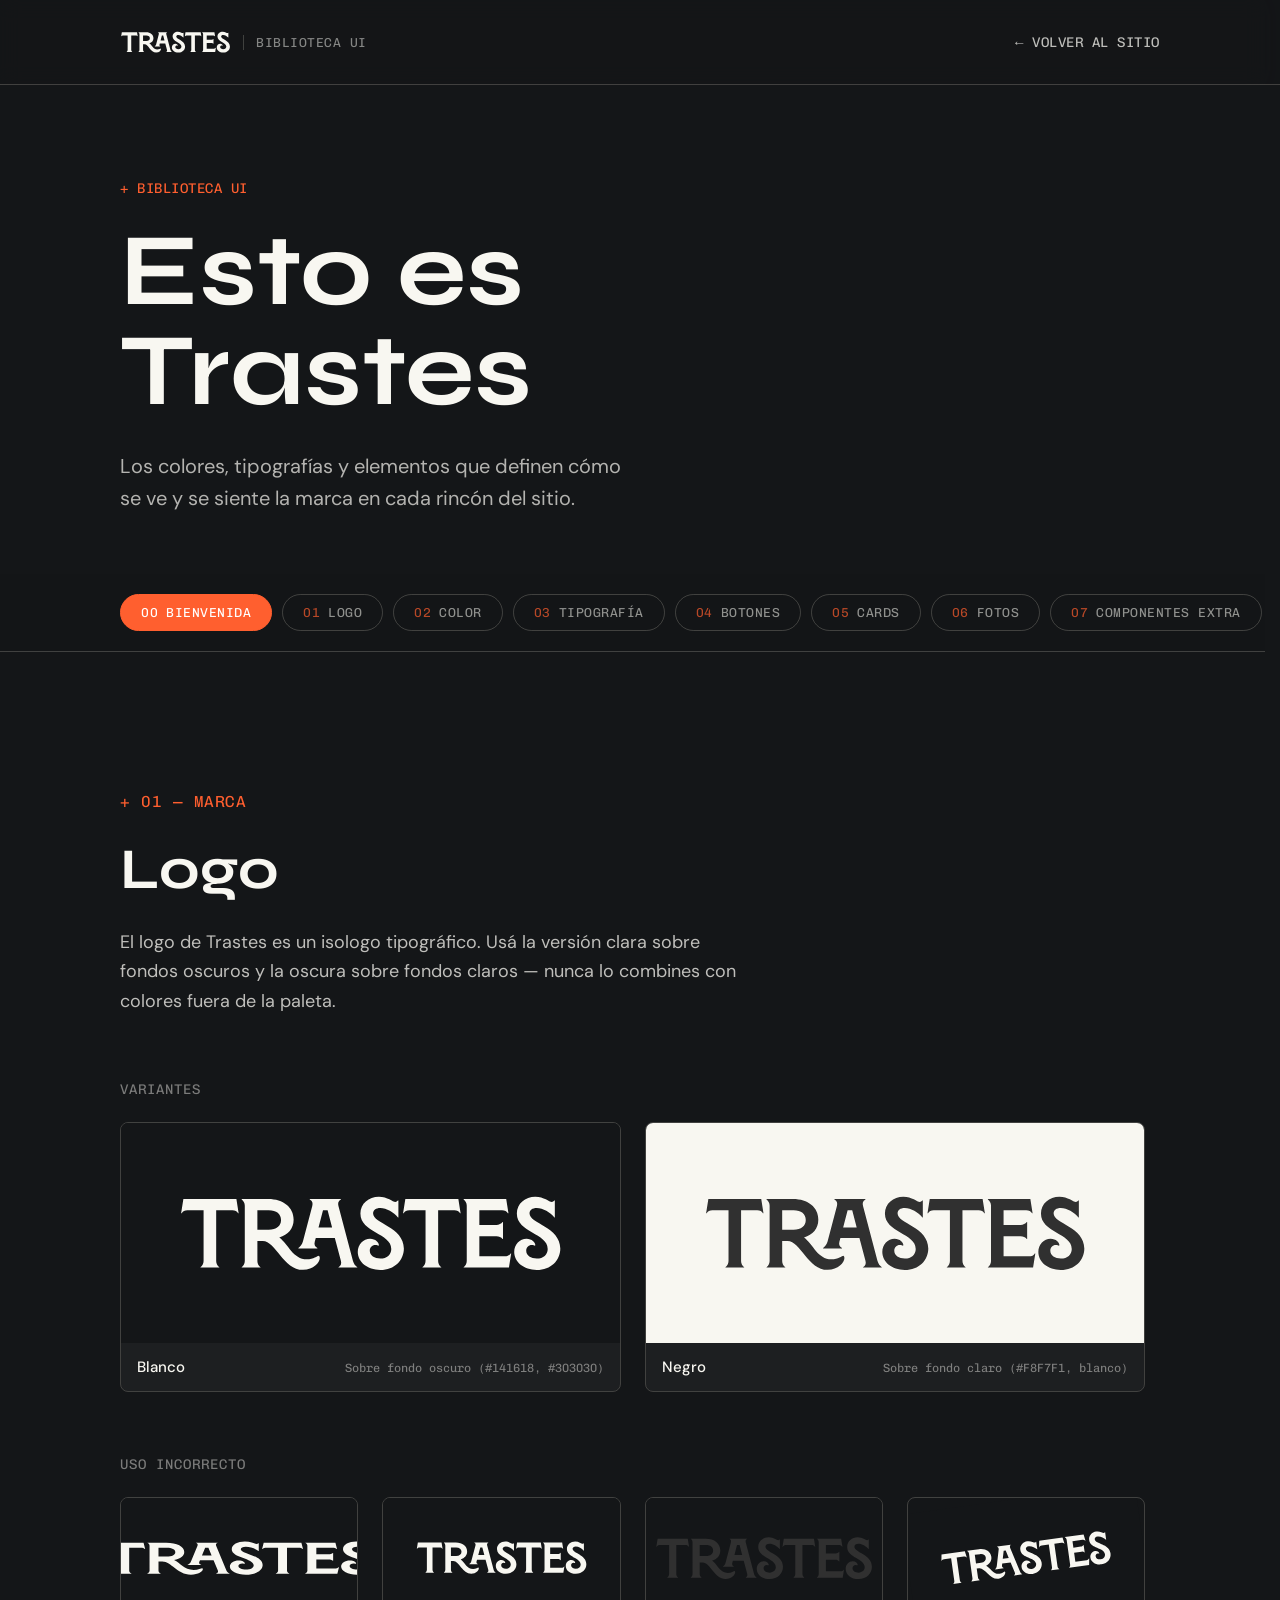
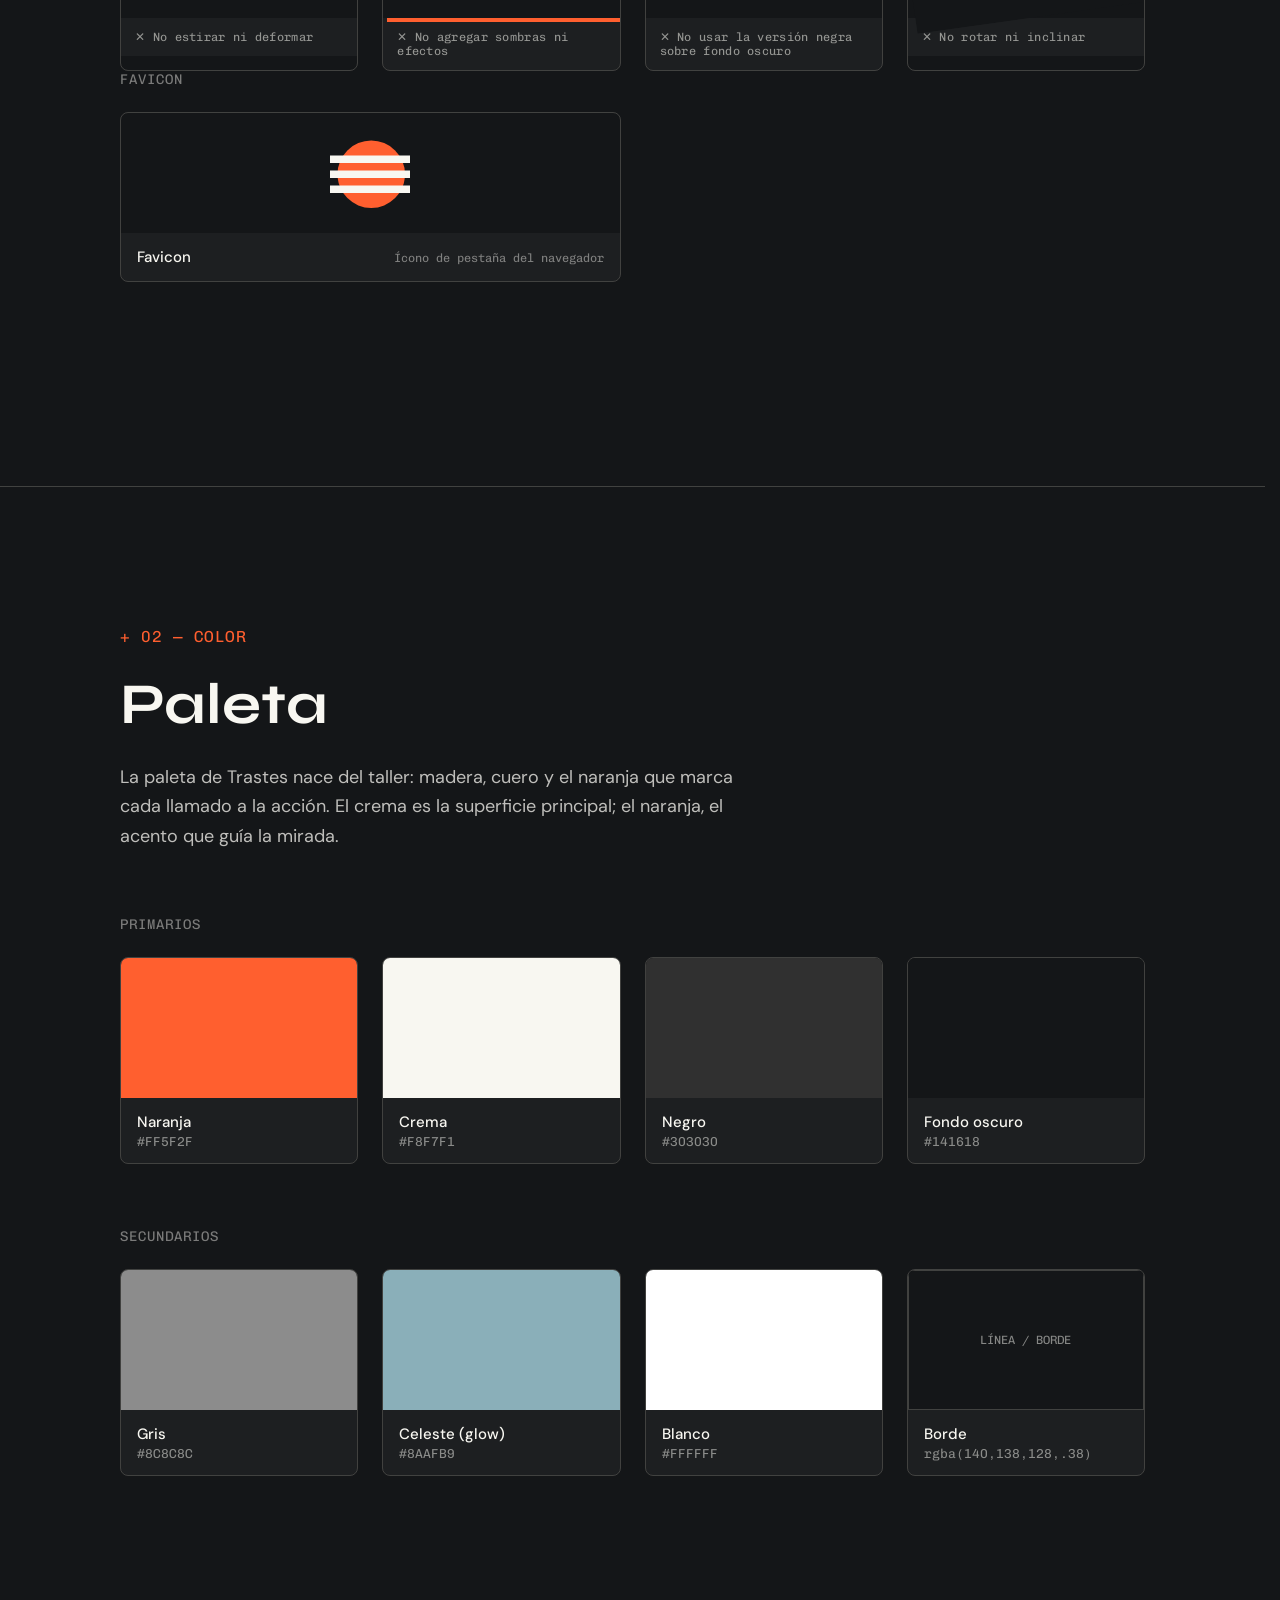
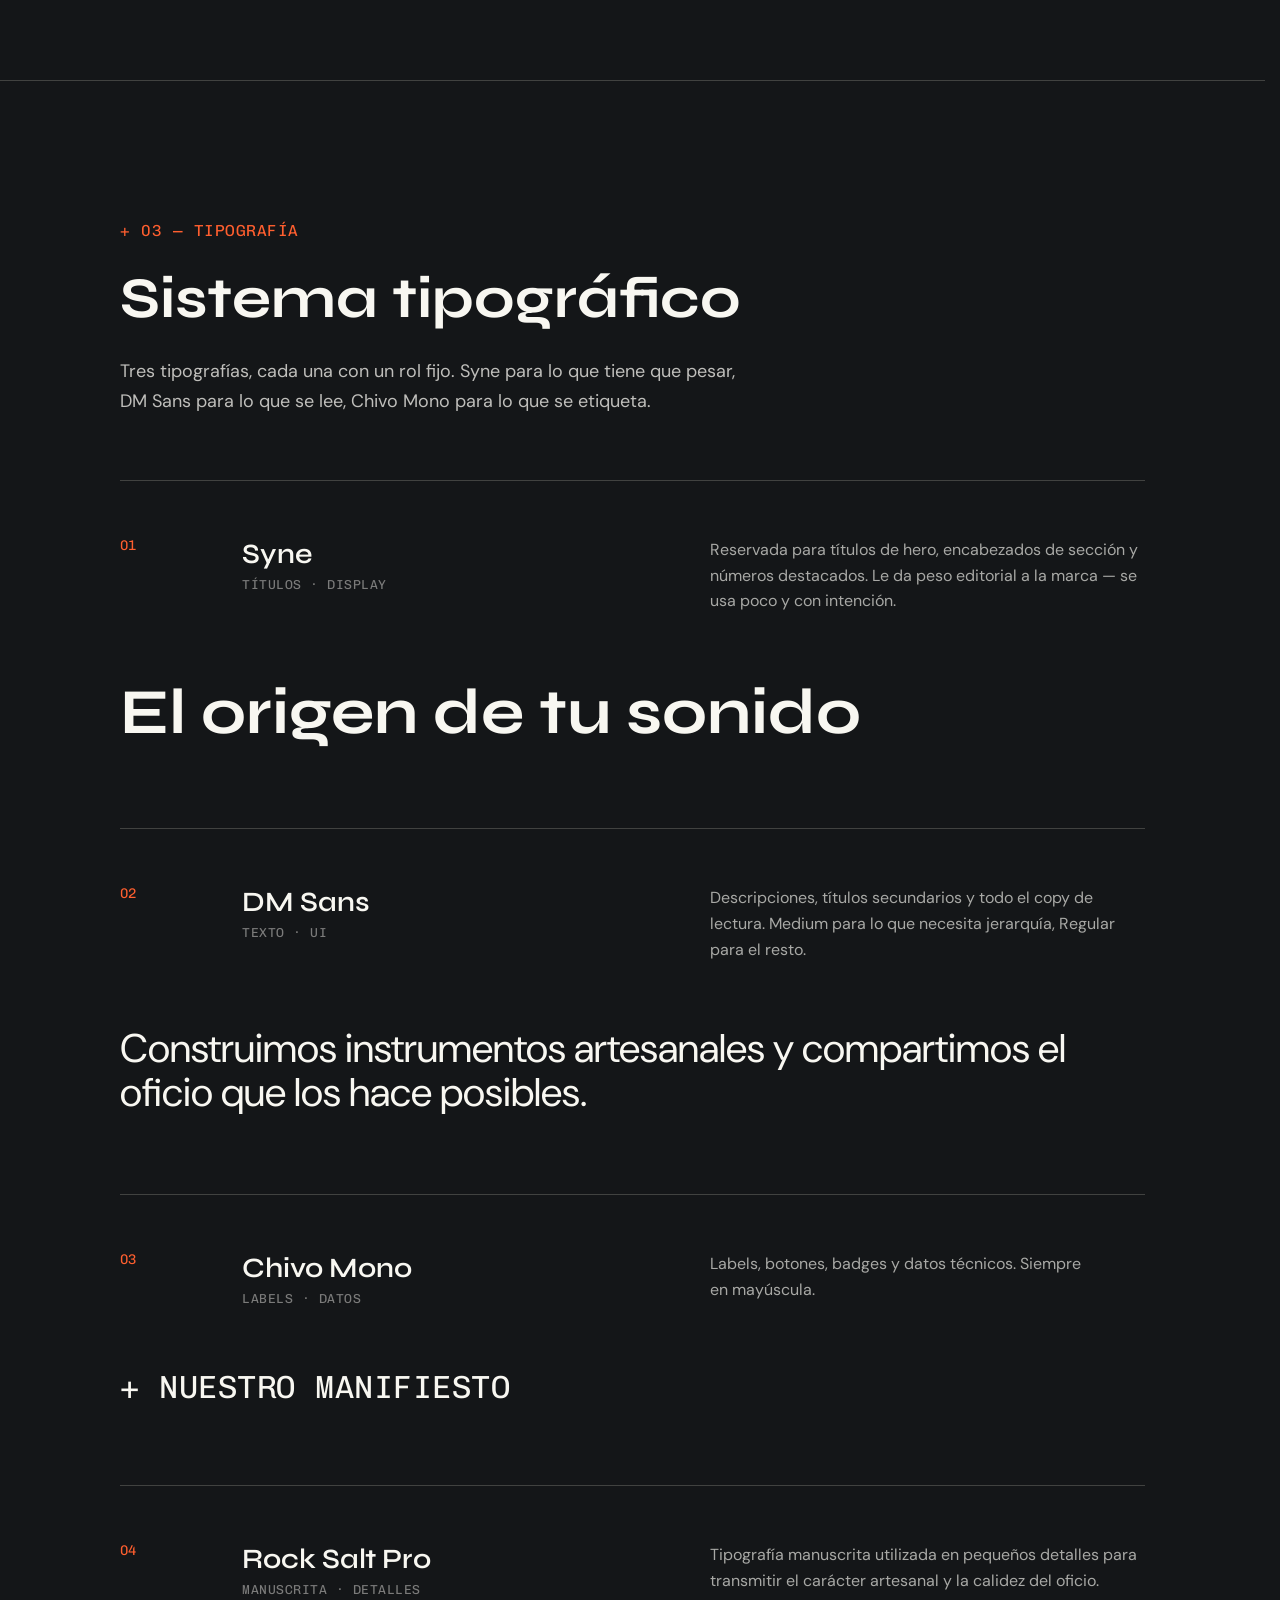
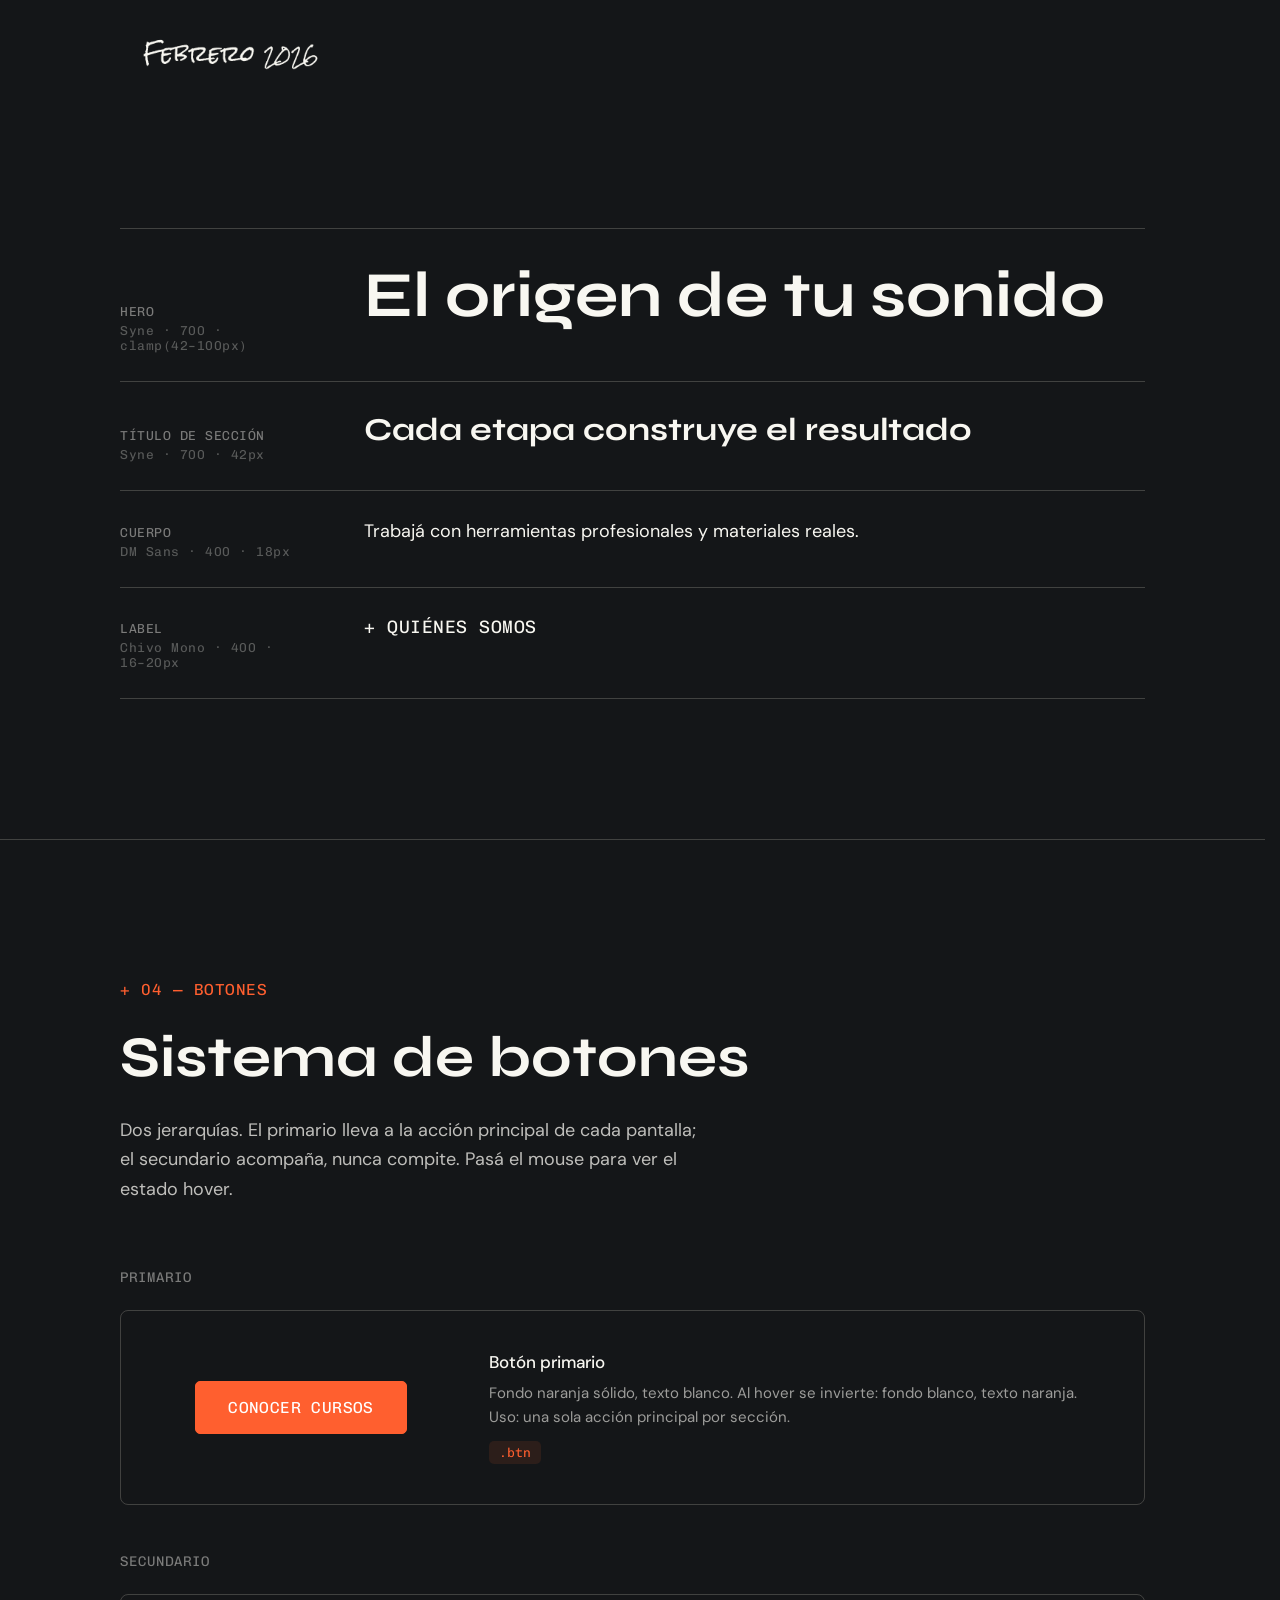
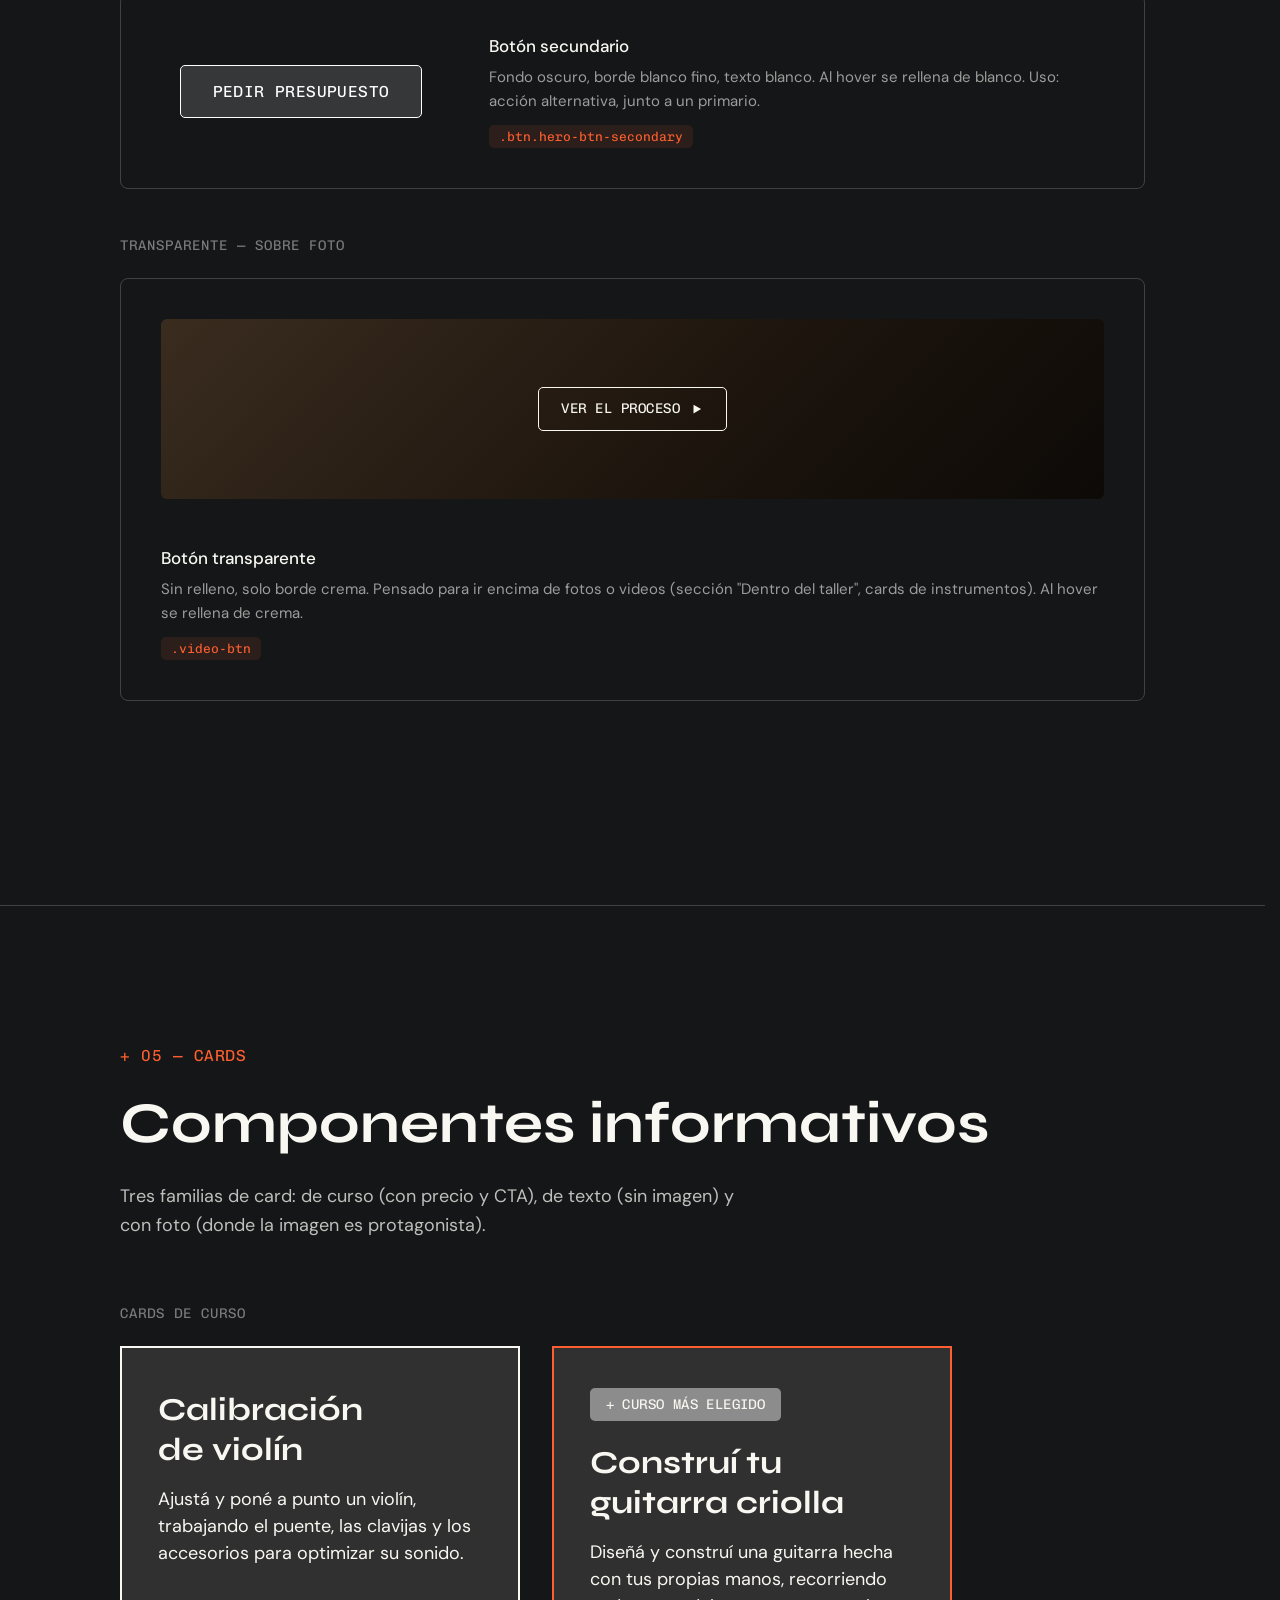
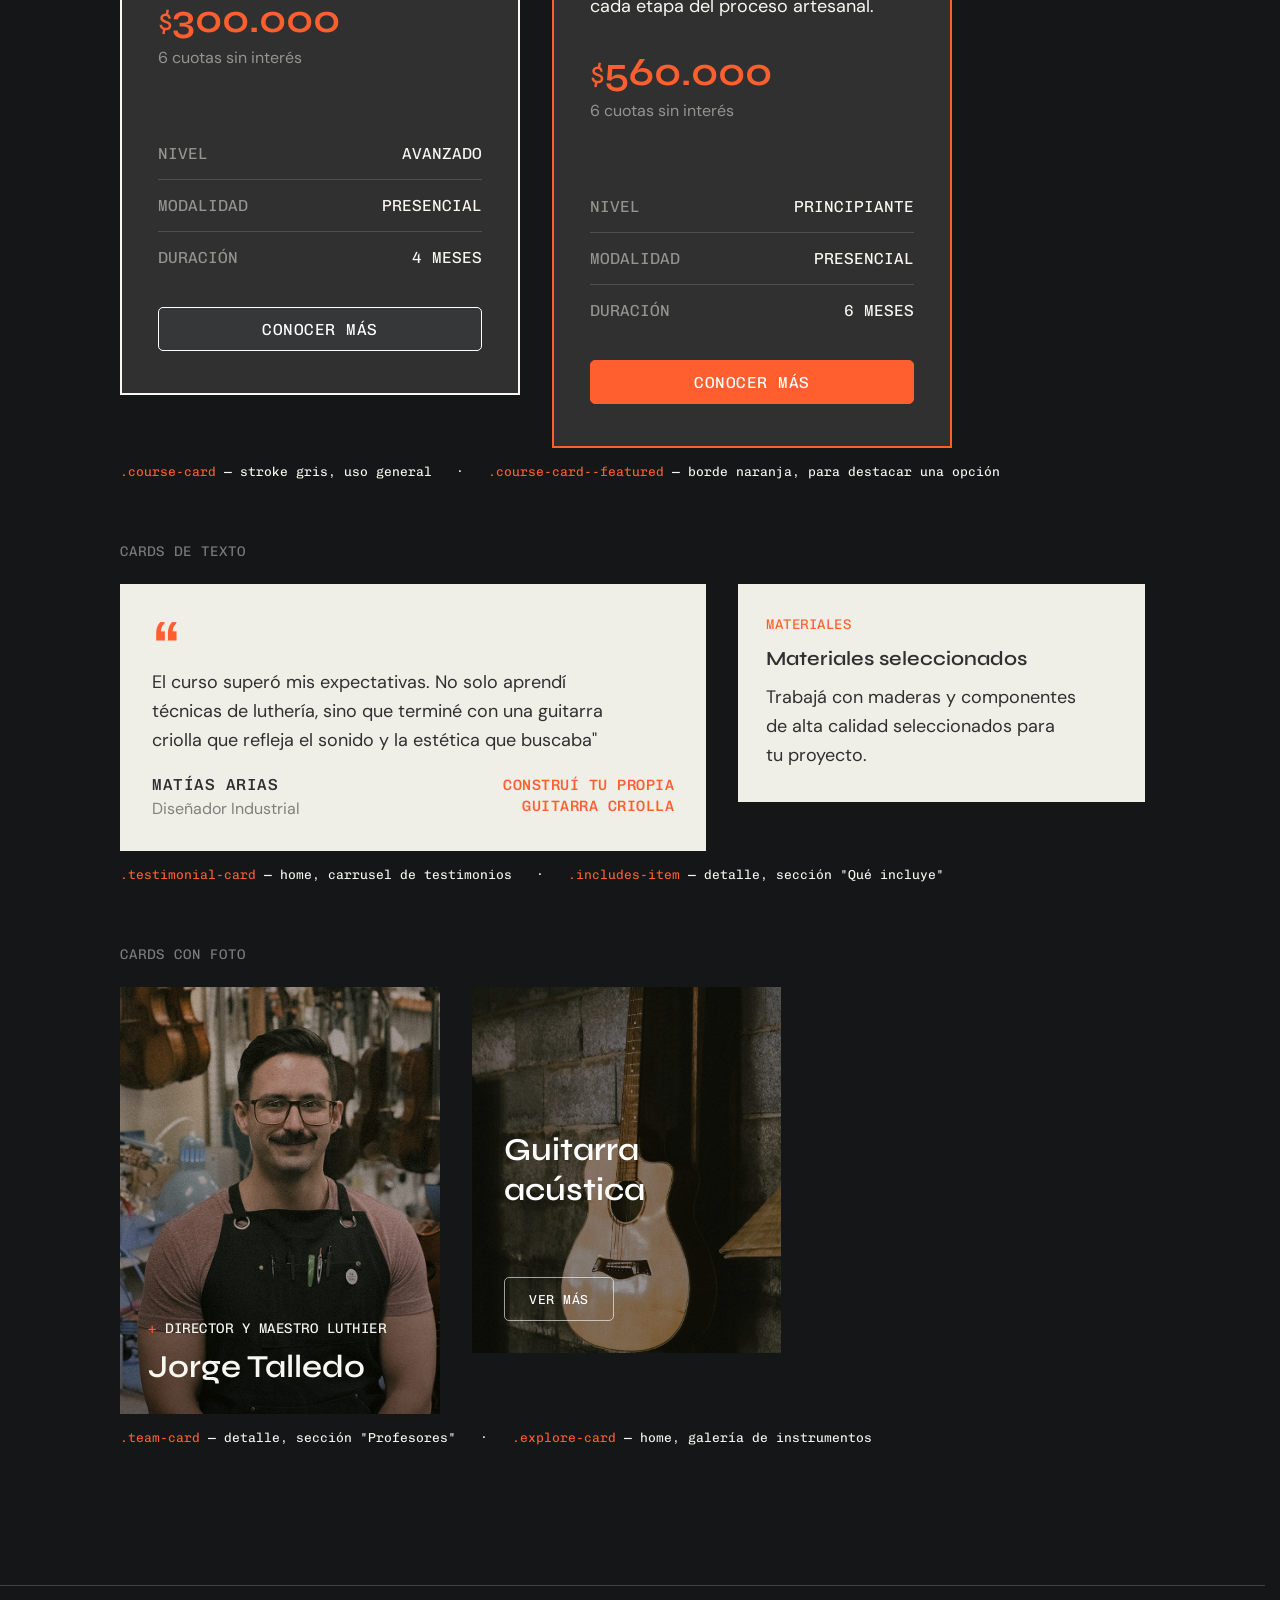
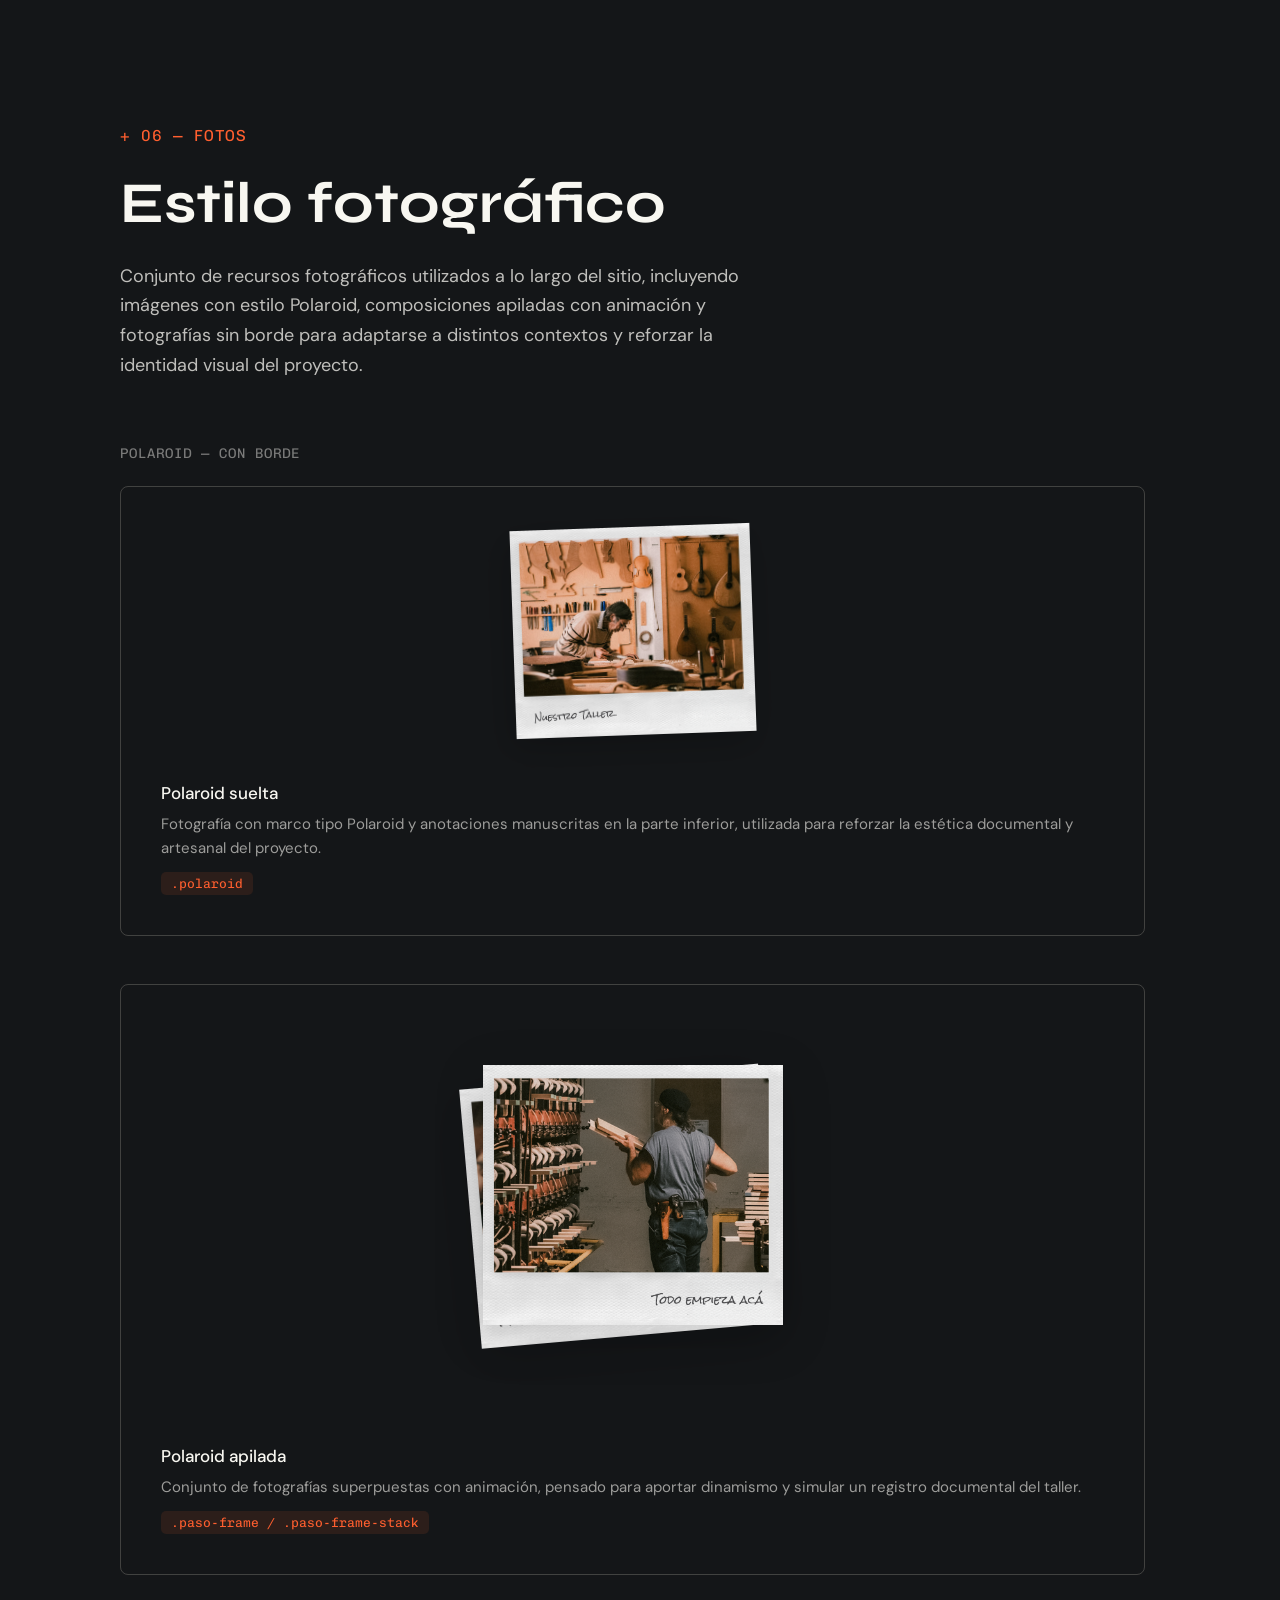
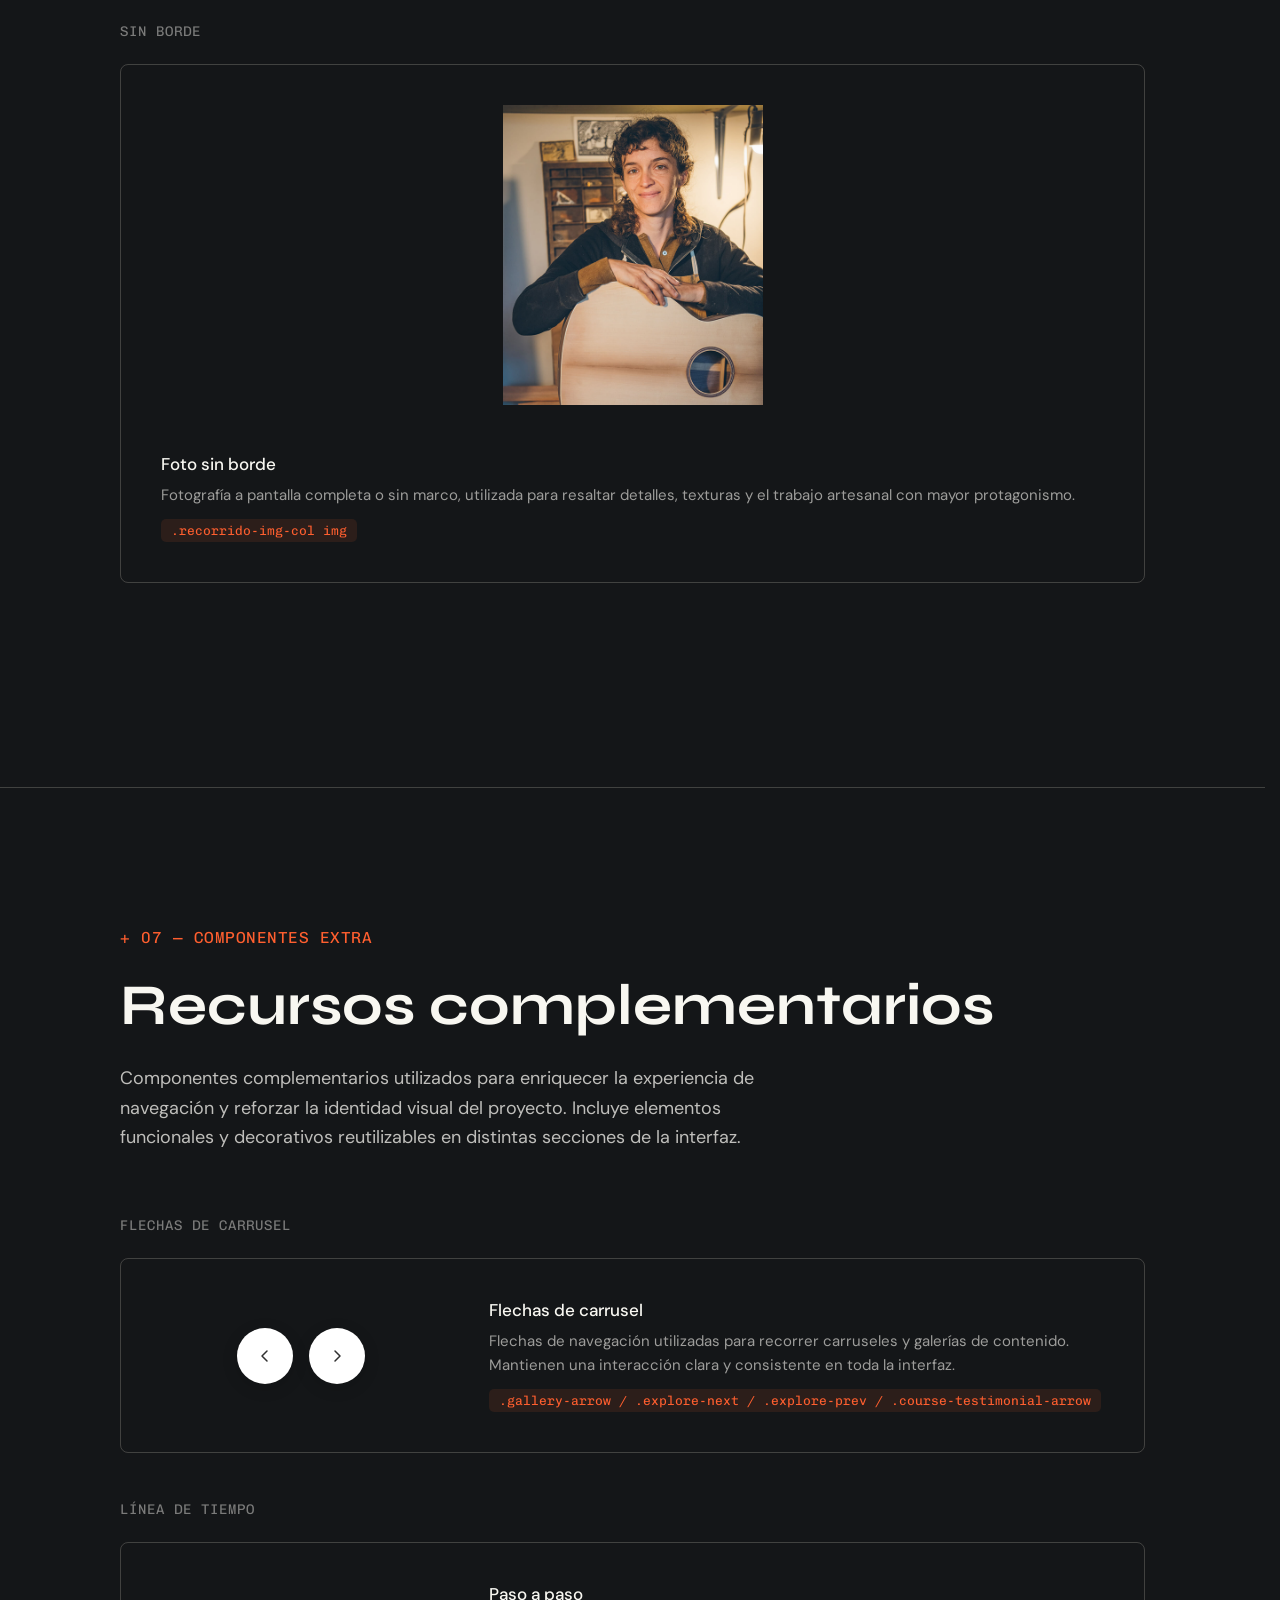
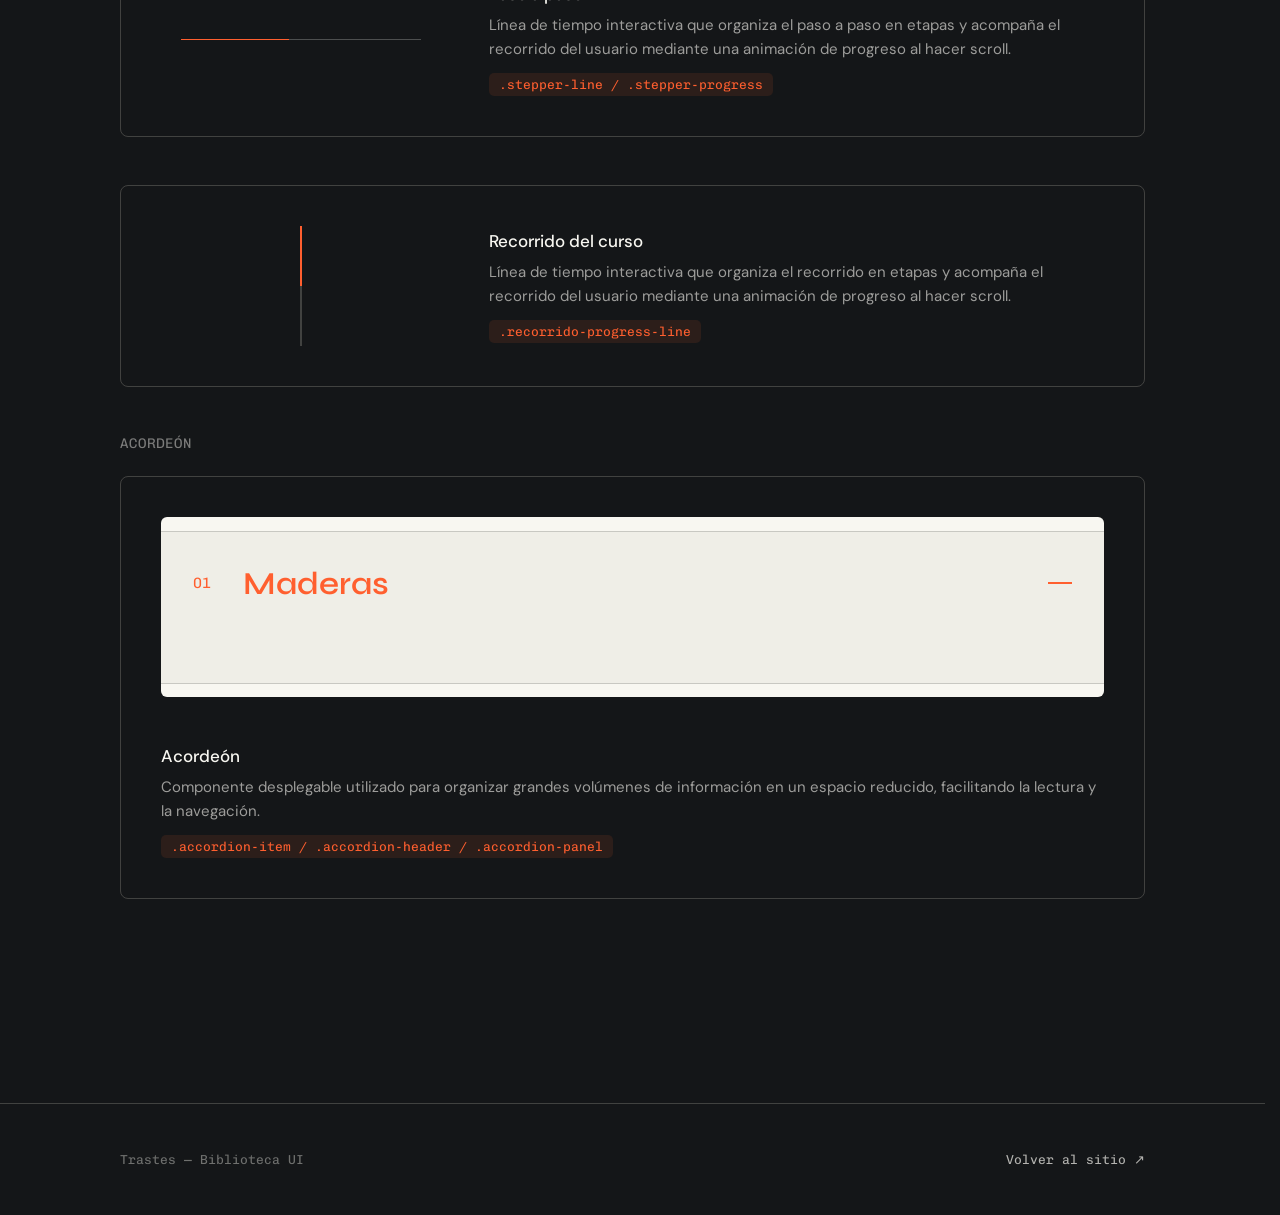
<file: biblioteca-ui.html>
<!DOCTYPE html>
<html lang="es">
<head>
  <meta charset="UTF-8">
  <meta name="viewport" content="width=device-width, initial-scale=1.0">
  <title>Biblioteca UI — Trastes</title>
  <link rel="icon" type="image/svg+xml" href="assets/img/Icono_3.svg">
  <link rel="preconnect" href="https://fonts.googleapis.com">
  <link rel="preconnect" href="https://fonts.gstatic.com" crossorigin>
  <link href="https://fonts.googleapis.com/css2?family=Chivo+Mono:wght@400;500;800&family=DM+Sans:wght@400;500;600&family=Syne:wght@500;600;700&display=swap" rel="stylesheet">
  <link rel="stylesheet" href="css/style.css?v=65">
  <link rel="stylesheet" href="css/detail.css?v=35">
  <link rel="stylesheet" href="css/biblioteca.css?v=8">
</head>
<body style="background-color: var(--course-bg);">

  <!-- ─── Header ─── -->
  <header class="lib-header">
    <a href="index.html" class="lib-header-logo">
      <img src="assets/icons/Logo_White.svg" alt="Trastes">
      <span class="lib-header-tag">BIBLIOTECA UI</span>
    </a>
    <a href="index.html" class="lib-header-back">← VOLVER AL SITIO</a>
  </header>

  <main>

    <!-- ─── Hero ─── -->
    <section class="lib-hero" id="inicio">
      <div class="lib-hero-glow"></div>
      <p class="lib-hero-eyebrow"><span class="slash">+</span> BIBLIOTECA UI</p>
      <h1 class="lib-hero-title">Esto es<br>Trastes</h1>
      <p class="lib-hero-subtitle">Los colores, tipografías y elementos que definen cómo se ve y se siente la marca en cada rincón del sitio.</p>
    </section>

    <!-- ─── Tabs ─── -->
    <nav class="lib-tabs" id="libTabs">
      <a href="#inicio" class="lib-tab" data-tab="inicio"><span class="lib-tab-num">00</span> BIENVENIDA</a>
      <a href="#logo" class="lib-tab" data-tab="logo"><span class="lib-tab-num">01</span> LOGO</a>
      <a href="#color" class="lib-tab" data-tab="color"><span class="lib-tab-num">02</span> COLOR</a>
      <a href="#tipografia" class="lib-tab" data-tab="tipografia"><span class="lib-tab-num">03</span> TIPOGRAFÍA</a>
      <a href="#componentes" class="lib-tab" data-tab="componentes"><span class="lib-tab-num">04</span> BOTONES</a>
      <a href="#cards" class="lib-tab" data-tab="cards"><span class="lib-tab-num">05</span> CARDS</a>
      <a href="#fotos" class="lib-tab" data-tab="fotos"><span class="lib-tab-num">06</span> FOTOS</a>
      <a href="#componentes-extra" class="lib-tab" data-tab="componentes-extra"><span class="lib-tab-num">07</span> COMPONENTES EXTRA</a>
    </nav>

    <!-- ─── Logo ─── -->
    <section class="lib-section" id="logo">
      <p class="lib-section-eyebrow"><span class="slash">+</span> 01 — MARCA</p>
      <h2 class="lib-section-title">Logo</h2>
      <p class="lib-section-desc">El logo de Trastes es un isologo tipográfico. Usá la versión clara sobre fondos oscuros y la oscura sobre fondos claros — nunca lo combines con colores fuera de la paleta.</p>

      <p class="lib-color-group-label">VARIANTES</p>
      <div class="lib-logo-grid">
        <div class="lib-logo-card lib-logo-card--dark">
          <img src="assets/icons/Logo_White.svg" alt="Logo Trastes, versión blanca">
          <div class="lib-logo-card-info">
            <span class="lib-logo-card-name">Blanco</span>
            <span class="lib-logo-card-usage">Sobre fondo oscuro (#141618, #303030)</span>
          </div>
        </div>
        <div class="lib-logo-card lib-logo-card--light">
          <img src="assets/icons/Logo_Black.svg" alt="Logo Trastes, versión negra">
          <div class="lib-logo-card-info">
            <span class="lib-logo-card-name">Negro</span>
            <span class="lib-logo-card-usage">Sobre fondo claro (#F8F7F1, blanco)</span>
          </div>
        </div>
      </div>

      <p class="lib-color-group-label">USO INCORRECTO</p>
      <div class="lib-logo-misuse-grid">
        <div class="lib-logo-misuse">
          <img src="assets/icons/Logo_White.svg" alt="" style="transform: scaleX(1.6);">
          <span class="lib-logo-misuse-label">✕ No estirar ni deformar</span>
        </div>
        <div class="lib-logo-misuse">
          <img src="assets/icons/Logo_White.svg" alt="" style="filter: drop-shadow(4px 4px 0 var(--orange));">
          <span class="lib-logo-misuse-label">✕ No agregar sombras ni efectos</span>
        </div>
        <div class="lib-logo-misuse">
          <img src="assets/icons/Logo_Black.svg" alt="" style="background:#141618; padding:8px;">
          <span class="lib-logo-misuse-label">✕ No usar la versión negra sobre fondo oscuro</span>
        </div>
        <div class="lib-logo-misuse">
          <img src="assets/icons/Logo_White.svg" alt="" style="transform: rotate(-8deg);">
          <span class="lib-logo-misuse-label">✕ No rotar ni inclinar</span>
        </div>
      </div>

      <p class="lib-color-group-label">FAVICON</p>
      <div class="lib-logo-grid">
        <div class="lib-logo-card lib-logo-card--dark">
          <div style="width: 120px; height: 120px; display: flex; align-items: center; justify-content: center; margin: 0 auto;">
            <svg width="80" height="80" viewBox="0 0 32 32" fill="none" xmlns="http://www.w3.org/2000/svg">
              <g clip-path="url(#clip0_358_62)">
                <circle cx="16.5" cy="16.5" r="13.5" fill="#FF5F2F"/>
                <rect x="-3" y="9" width="38" height="3" fill="#F8F7F1"/>
                <rect x="-3" y="15" width="38" height="3" fill="#F8F7F1"/>
                <rect x="-3" y="21" width="38" height="3" fill="#F8F7F1"/>
              </g>
              <defs>
                <clipPath id="clip0_358_62">
                  <rect width="32" height="32" fill="white"/>
                </clipPath>
              </defs>
            </svg>
          </div>
          <div class="lib-logo-card-info">
            <span class="lib-logo-card-name">Favicon</span>
            <span class="lib-logo-card-usage">Ícono de pestaña del navegador</span>
          </div>
        </div>
      </div>
    </section>

    <!-- ─── Color ─── -->
    <section class="lib-section" id="color">
      <p class="lib-section-eyebrow"><span class="slash">+</span> 02 — COLOR</p>
      <h2 class="lib-section-title">Paleta</h2>
      <p class="lib-section-desc">La paleta de Trastes nace del taller: madera, cuero y el naranja que marca cada llamado a la acción. El crema es la superficie principal; el naranja, el acento que guía la mirada.</p>

      <p class="lib-color-group-label">PRIMARIOS</p>
      <div class="lib-color-grid">
        <button class="lib-swatch" data-hex="#FF5F2F">
          <span class="lib-swatch-fill" style="background-color:#FF5F2F;">
            <span class="lib-swatch-copy">COPIAR</span>
          </span>
          <span class="lib-swatch-info">
            <span class="lib-swatch-name">Naranja</span>
            <span class="lib-swatch-hex">#FF5F2F</span>
          </span>
        </button>
        <button class="lib-swatch" data-hex="#F8F7F1">
          <span class="lib-swatch-fill" style="background-color:#F8F7F1;">
            <span class="lib-swatch-copy" style="color:#111;">COPIAR</span>
          </span>
          <span class="lib-swatch-info">
            <span class="lib-swatch-name">Crema</span>
            <span class="lib-swatch-hex">#F8F7F1</span>
          </span>
        </button>
        <button class="lib-swatch" data-hex="#303030">
          <span class="lib-swatch-fill" style="background-color:#303030;">
            <span class="lib-swatch-copy">COPIAR</span>
          </span>
          <span class="lib-swatch-info">
            <span class="lib-swatch-name">Negro</span>
            <span class="lib-swatch-hex">#303030</span>
          </span>
        </button>
        <button class="lib-swatch" data-hex="#141618">
          <span class="lib-swatch-fill" style="background-color:#141618;">
            <span class="lib-swatch-copy">COPIAR</span>
          </span>
          <span class="lib-swatch-info">
            <span class="lib-swatch-name">Fondo oscuro</span>
            <span class="lib-swatch-hex">#141618</span>
          </span>
        </button>
      </div>

      <p class="lib-color-group-label">SECUNDARIOS</p>
      <div class="lib-color-grid">
        <button class="lib-swatch" data-hex="#8C8C8C">
          <span class="lib-swatch-fill" style="background-color:#8C8C8C;">
            <span class="lib-swatch-copy">COPIAR</span>
          </span>
          <span class="lib-swatch-info">
            <span class="lib-swatch-name">Gris</span>
            <span class="lib-swatch-hex">#8C8C8C</span>
          </span>
        </button>
        <button class="lib-swatch" data-hex="#8AAFB9">
          <span class="lib-swatch-fill" style="background-color:#8AAFB9;">
            <span class="lib-swatch-copy">COPIAR</span>
          </span>
          <span class="lib-swatch-info">
            <span class="lib-swatch-name">Celeste (glow)</span>
            <span class="lib-swatch-hex">#8AAFB9</span>
          </span>
        </button>
        <button class="lib-swatch" data-hex="#FFFFFF">
          <span class="lib-swatch-fill" style="background-color:#FFFFFF;">
            <span class="lib-swatch-copy" style="color:#111;">COPIAR</span>
          </span>
          <span class="lib-swatch-info">
            <span class="lib-swatch-name">Blanco</span>
            <span class="lib-swatch-hex">#FFFFFF</span>
          </span>
        </button>
        <button class="lib-swatch" data-hex="rgba(140,138,128,0.38)">
          <span class="lib-swatch-fill" style="background-color:#141618; border: 1px solid rgba(140,138,128,0.38); display:flex; align-items:center; justify-content:center;">
            <span style="font-family:var(--font-mono); font-size:12px; color:rgba(248,247,241,0.5);">LÍNEA / BORDE</span>
            <span class="lib-swatch-copy">COPIAR</span>
          </span>
          <span class="lib-swatch-info">
            <span class="lib-swatch-name">Borde</span>
            <span class="lib-swatch-hex">rgba(140,138,128,.38)</span>
          </span>
        </button>
      </div>
    </section>

    <!-- ─── Tipografía ─── -->
    <section class="lib-section" id="tipografia">
      <p class="lib-section-eyebrow"><span class="slash">+</span> 03 — TIPOGRAFÍA</p>
      <h2 class="lib-section-title">Sistema tipográfico</h2>
      <p class="lib-section-desc">Tres tipografías, cada una con un rol fijo. Syne para lo que tiene que pesar, DM Sans para lo que se lee, Chivo Mono para lo que se etiqueta.</p>

      <div class="lib-type-block">
        <div class="lib-type-head">
          <p class="lib-type-num">01</p>
          <div>
            <p class="lib-type-name">Syne</p>
            <p class="lib-type-role">TÍTULOS · DISPLAY</p>
          </div>
          <p class="lib-type-desc">Reservada para títulos de hero, encabezados de sección y números destacados. Le da peso editorial a la marca — se usa poco y con intención.</p>
        </div>
        <p class="lib-type-sample lib-type-sample--display">El origen de tu sonido</p>
      </div>

      <div class="lib-type-block">
        <div class="lib-type-head">
          <p class="lib-type-num">02</p>
          <div>
            <p class="lib-type-name">DM Sans</p>
            <p class="lib-type-role">TEXTO · UI</p>
          </div>
          <p class="lib-type-desc">Descripciones, títulos secundarios y todo el copy de lectura. Medium para lo que necesita jerarquía, Regular para el resto.</p>
        </div>
        <p class="lib-type-sample lib-type-sample--text">Construimos instrumentos artesanales y compartimos el oficio que los hace posibles.</p>
      </div>

      <div class="lib-type-block">
        <div class="lib-type-head">
          <p class="lib-type-num">03</p>
          <div>
            <p class="lib-type-name">Chivo Mono</p>
            <p class="lib-type-role">LABELS · DATOS</p>
          </div>
          <p class="lib-type-desc">Labels, botones, badges y datos técnicos. Siempre en mayúscula.</p>
        </div>
        <p class="lib-type-sample lib-type-sample--mono">+ Nuestro manifiesto</p>
      </div>

      <div class="lib-type-block">
        <div class="lib-type-head">
          <p class="lib-type-num">04</p>
          <div>
            <p class="lib-type-name">Rock Salt Pro</p>
            <p class="lib-type-role">MANUSCRITA · DETALLES</p>
          </div>
          <p class="lib-type-desc">Tipografía manuscrita utilizada en pequeños detalles para transmitir el carácter artesanal y la calidez del oficio.</p>
        </div>
        <img src="assets/img/Fechas_Testimonio_Febrero.png" alt="Ejemplo de Rock Salt Pro en fotos de fecha" style="max-width: 200px; height: auto; display: block;">
      </div>

      <div class="lib-type-scale">
        <div class="lib-scale-row">
          <p class="lib-scale-label">HERO<span>Syne · 700 · clamp(42–100px)</span></p>
          <p class="lib-scale-sample" style="font-size:clamp(32px,5vw,64px);">El origen de tu sonido</p>
        </div>
        <div class="lib-scale-row">
          <p class="lib-scale-label">TÍTULO DE SECCIÓN<span>Syne · 700 · 42px</span></p>
          <p class="lib-scale-sample" style="font-size:32px;">Cada etapa construye el resultado</p>
        </div>
        <div class="lib-scale-row">
          <p class="lib-scale-label">CUERPO<span>DM Sans · 400 · 18px</span></p>
          <p class="lib-scale-sample" style="font-family:var(--font-text); font-weight:400; font-size:18px;">Trabajá con herramientas profesionales y materiales reales.</p>
        </div>
        <div class="lib-scale-row">
          <p class="lib-scale-label">LABEL<span>Chivo Mono · 400 · 16–20px</span></p>
          <p class="lib-scale-sample" style="font-family:var(--font-mono); font-weight:400; font-size:18px; text-transform:uppercase; letter-spacing:0.5px;">+ Quiénes somos</p>
        </div>
      </div>
    </section>

    <!-- ─── Componentes ─── -->
    <section class="lib-section" id="componentes">
      <p class="lib-section-eyebrow"><span class="slash">+</span> 04 — BOTONES</p>
      <h2 class="lib-section-title">Sistema de botones</h2>
      <p class="lib-section-desc">Dos jerarquías. El primario lleva a la acción principal de cada pantalla; el secundario acompaña, nunca compite. Pasá el mouse para ver el estado hover.</p>

      <p class="lib-color-group-label">PRIMARIO</p>
      <div class="lib-component-row">
        <div class="lib-component-demo">
          <a href="#" class="btn" onclick="return false;">CONOCER CURSOS</a>
        </div>
        <div class="lib-component-meta">
          <p class="lib-component-name">Botón primario</p>
          <p class="lib-component-desc">Fondo naranja sólido, texto blanco. Al hover se invierte: fondo blanco, texto naranja. Uso: una sola acción principal por sección.</p>
          <code class="lib-component-class">.btn</code>
        </div>
      </div>

      <p class="lib-color-group-label">SECUNDARIO</p>
      <div class="lib-component-row">
        <div class="lib-component-demo">
          <a href="#" class="btn hero-btn-secondary" onclick="return false;">PEDIR PRESUPUESTO</a>
        </div>
        <div class="lib-component-meta">
          <p class="lib-component-name">Botón secundario</p>
          <p class="lib-component-desc">Fondo oscuro, borde blanco fino, texto blanco. Al hover se rellena de blanco. Uso: acción alternativa, junto a un primario.</p>
          <code class="lib-component-class">.btn.hero-btn-secondary</code>
        </div>
      </div>

      <p class="lib-color-group-label">TRANSPARENTE — SOBRE FOTO</p>
      <div class="lib-component-row lib-component-row--photo">
        <div class="lib-component-demo">
          <button class="video-btn" onclick="return false;">
            VER EL PROCESO
            <svg width="14" height="14" viewBox="0 0 24 24" fill="none" xmlns="http://www.w3.org/2000/svg"><path d="M6 4.5L19 12L6 19.5V4.5Z" fill="currentColor"/></svg>
          </button>
        </div>
        <div class="lib-component-meta">
          <p class="lib-component-name">Botón transparente</p>
          <p class="lib-component-desc">Sin relleno, solo borde crema. Pensado para ir encima de fotos o videos (sección "Dentro del taller", cards de instrumentos). Al hover se rellena de crema.</p>
          <code class="lib-component-class">.video-btn</code>
        </div>
      </div>
    </section>

    <!-- ─── Cards ─── -->
    <section class="lib-section" id="cards">
      <p class="lib-section-eyebrow"><span class="slash">+</span> 05 — CARDS</p>
      <h2 class="lib-section-title">Componentes informativos</h2>
      <p class="lib-section-desc">Tres familias de card: de curso (con precio y CTA), de texto (sin imagen) y con foto (donde la imagen es protagonista).</p>

      <p class="lib-color-group-label">CARDS DE CURSO</p>
      <div class="lib-card-showcase lib-card-showcase--courses">
        <article class="course-card">
          <div class="course-info">
            <h3 class="course-title">Calibración de violín</h3>
            <p class="course-description">Ajustá y poné a punto un violín, trabajando el puente, las clavijas y los accesorios para optimizar su sonido.</p>
            <p class="course-price"><span class="price-sign">$</span>300.000</p>
            <p class="course-installments">6 cuotas sin interés</p>
          </div>
          <div class="course-details">
            <div class="course-detail-row"><span>NIVEL</span><span>AVANZADO</span></div>
            <div class="course-detail-row"><span>MODALIDAD</span><span>PRESENCIAL</span></div>
            <div class="course-detail-row"><span>DURACIÓN</span><span>4 MESES</span></div>
            <a href="#" class="course-btn" onclick="return false;">CONOCER MÁS</a>
          </div>
        </article>
        <article class="course-card course-card--featured">
          <span class="course-badge"><span class="slash">+</span> CURSO MÁS ELEGIDO</span>
          <div class="course-info">
            <h3 class="course-title">Construí tu guitarra criolla</h3>
            <p class="course-description">Diseñá y construí una guitarra hecha con tus propias manos, recorriendo cada etapa del proceso artesanal.</p>
            <p class="course-price"><span class="price-sign">$</span>560.000</p>
            <p class="course-installments">6 cuotas sin interés</p>
          </div>
          <div class="course-details">
            <div class="course-detail-row"><span>NIVEL</span><span>PRINCIPIANTE</span></div>
            <div class="course-detail-row"><span>MODALIDAD</span><span>PRESENCIAL</span></div>
            <div class="course-detail-row"><span>DURACIÓN</span><span>6 MESES</span></div>
            <a href="#" class="course-btn" onclick="return false;">CONOCER MÁS</a>
          </div>
        </article>
      </div>
      <p class="lib-card-caption"><code class="lib-component-class">.course-card</code> — stroke gris, uso general &nbsp; · &nbsp; <code class="lib-component-class">.course-card--featured</code> — borde naranja, para destacar una opción</p>

      <p class="lib-color-group-label">CARDS DE TEXTO</p>
      <div class="lib-card-showcase lib-card-showcase--text">
        <div class="testimonial-card">
          <span class="testimonial-quote">&ldquo;</span>
          <p class="testimonial-text">El curso superó mis expectativas. No solo aprendí técnicas de luthería, sino que terminé con una guitarra criolla que refleja el sonido y la estética que buscaba"</p>
          <div class="testimonial-footer">
            <div class="testimonial-person">
              <p class="testimonial-name">MATÍAS ARIAS</p>
              <p class="testimonial-role">Diseñador Industrial</p>
            </div>
            <p class="testimonial-tag">CONSTRUÍ TU PROPIA<br>GUITARRA CRIOLLA</p>
          </div>
        </div>
        <div class="includes-item">
          <p class="includes-category">MATERIALES</p>
          <h3 class="includes-item-title">Materiales seleccionados</h3>
          <p class="includes-item-desc">Trabajá con maderas y componentes de alta calidad seleccionados para tu proyecto.</p>
        </div>
      </div>
      <p class="lib-card-caption"><code class="lib-component-class">.testimonial-card</code> — home, carrusel de testimonios &nbsp; · &nbsp; <code class="lib-component-class">.includes-item</code> — detalle, sección "Qué incluye"</p>

      <p class="lib-color-group-label">CARDS CON FOTO</p>
      <div class="lib-card-showcase lib-card-showcase--photo">
        <div class="team-card">
          <div class="team-card-inner">
            <div class="team-card-media">
              <img src="assets/img/Jorge_Profe.png" alt="Jorge Talledo">
              <div class="team-card-glow"></div>
              <div class="team-card-content">
                <p class="team-card-role"><span class="slash">+</span> DIRECTOR Y MAESTRO LUTHIER</p>
                <h3 class="team-card-name">Jorge Talledo</h3>
                <p class="team-card-desc">Luthier con amplia trayectoria en guitarras de autor. Coordina el programa académico y guía a los alumnos en los procesos estructurales más complejos del oficio.</p>
              </div>
            </div>
          </div>
        </div>
        <a href="#" class="explore-card" onclick="return false;">
          <span class="explore-card-inner">
            <span class="explore-card-media">
            <img src="assets/img/acustica_galeria_1.jpg" alt="Guitarra acústica">
            <span class="explore-card-content">
              <span class="explore-card-text">
                <span class="explore-card-title">Guitarra acústica</span>
                <span class="explore-card-desc">Construida con maderas seleccionadas para lograr un sonido cálido, equilibrado y natural.</span>
              </span>
              <span class="explore-card-btn">VER MÁS</span>
            </span>
            </span>
          </span>
        </a>
      </div>
      <p class="lib-card-caption"><code class="lib-component-class">.team-card</code> — detalle, sección "Profesores" &nbsp; · &nbsp; <code class="lib-component-class">.explore-card</code> — home, galería de instrumentos</p>
    </section>

    <!-- ─── Fotos ─── -->
    <section class="lib-section" id="fotos">
      <p class="lib-section-eyebrow"><span class="slash">+</span> 06 — FOTOS</p>
      <h2 class="lib-section-title">Estilo fotográfico</h2>
      <p class="lib-section-desc">Conjunto de recursos fotográficos utilizados a lo largo del sitio, incluyendo imágenes con estilo Polaroid, composiciones apiladas con animación y fotografías sin borde para adaptarse a distintos contextos y reforzar la identidad visual del proyecto.</p>

      <p class="lib-color-group-label">POLAROID — CON BORDE</p>
      <div class="lib-component-row lib-component-row--photo">
        <div class="lib-component-demo" style="background:none;">
          <div class="polaroid" style="width:240px;">
            <img src="assets/img/QuienesSomos_Polaroid-06.png" alt="" class="about-img">
          </div>
        </div>
        <div class="lib-component-meta">
          <p class="lib-component-name">Polaroid suelta</p>
          <p class="lib-component-desc">Fotografía con marco tipo Polaroid y anotaciones manuscritas en la parte inferior, utilizada para reforzar la estética documental y artesanal del proyecto.</p>
          <code class="lib-component-class">.polaroid</code>
        </div>
      </div>
      <div class="lib-component-row lib-component-row--photo">
        <div class="lib-component-demo" style="padding:40px 0 72px; background:none;">
          <div class="paso-frame" style="width:300px;">
            <img class="paso-frame-stack paso-frame-stack--2" src="assets/img/Etapa03_Polaroid.png" alt="">
            <img class="paso-frame-stack paso-frame-stack--1" src="assets/img/Etapa02_Polaroid.png" alt="">
            <img src="assets/img/Etapa01_Polaroid.png" alt="" style="width:100%; display:block;">
          </div>
        </div>
        <div class="lib-component-meta">
          <p class="lib-component-name">Polaroid apilada</p>
          <p class="lib-component-desc">Conjunto de fotografías superpuestas con animación, pensado para aportar dinamismo y simular un registro documental del taller.</p>
          <code class="lib-component-class">.paso-frame / .paso-frame-stack</code>
        </div>
      </div>

      <p class="lib-color-group-label">SIN BORDE</p>
      <div class="lib-component-row lib-component-row--photo">
        <div class="lib-component-demo" style="padding:0; background:none;">
          <img src="assets/img/recorrido_fundamentos.png" alt="" style="width:260px; height:300px; object-fit:cover; display:block;">
        </div>
        <div class="lib-component-meta">
          <p class="lib-component-name">Foto sin borde</p>
          <p class="lib-component-desc">Fotografía a pantalla completa o sin marco, utilizada para resaltar detalles, texturas y el trabajo artesanal con mayor protagonismo.</p>
          <code class="lib-component-class">.recorrido-img-col img</code>
        </div>
      </div>
    </section>

    <!-- ─── Componentes extra ─── -->
    <section class="lib-section" id="componentes-extra">
      <p class="lib-section-eyebrow"><span class="slash">+</span> 07 — COMPONENTES EXTRA</p>
      <h2 class="lib-section-title">Recursos complementarios</h2>
      <p class="lib-section-desc">Componentes complementarios utilizados para enriquecer la experiencia de navegación y reforzar la identidad visual del proyecto. Incluye elementos funcionales y decorativos reutilizables en distintas secciones de la interfaz.</p>

      <p class="lib-color-group-label">FLECHAS DE CARRUSEL</p>
      <div class="lib-component-row">
        <div class="lib-component-demo">
          <button class="gallery-arrow" style="margin-right:16px;" onclick="return false;"><svg width="16" height="16" viewBox="0 0 16 16" fill="none" xmlns="http://www.w3.org/2000/svg"><path d="M10 3L5 8L10 13" stroke="currentColor" stroke-width="1.5" stroke-linecap="round" stroke-linejoin="round"/></svg></button>
          <button class="gallery-arrow" onclick="return false;"><svg width="16" height="16" viewBox="0 0 16 16" fill="none" xmlns="http://www.w3.org/2000/svg"><path d="M6 3L11 8L6 13" stroke="currentColor" stroke-width="1.5" stroke-linecap="round" stroke-linejoin="round"/></svg></button>
        </div>
        <div class="lib-component-meta">
          <p class="lib-component-name">Flechas de carrusel</p>
          <p class="lib-component-desc">Flechas de navegación utilizadas para recorrer carruseles y galerías de contenido. Mantienen una interacción clara y consistente en toda la interfaz.</p>
          <code class="lib-component-class">.gallery-arrow / .explore-next / .explore-prev / .course-testimonial-arrow</code>
        </div>
      </div>

      <p class="lib-color-group-label">LÍNEA DE TIEMPO</p>
      <div class="lib-component-row">
        <div class="lib-component-demo" style="min-width:280px;">
          <div class="stepper-line" style="position:relative; top:0; transform:none; width:240px;">
            <div class="stepper-progress" style="width:45%;"></div>
          </div>
        </div>
        <div class="lib-component-meta">
          <p class="lib-component-name">Paso a paso</p>
          <p class="lib-component-desc">Línea de tiempo interactiva que organiza el paso a paso en etapas y acompaña el recorrido del usuario mediante una animación de progreso al hacer scroll.</p>
          <code class="lib-component-class">.stepper-line / .stepper-progress</code>
        </div>
      </div>
      <div class="lib-component-row">
        <div class="lib-component-demo" style="min-width:280px; height:120px;">
          <div style="position:relative; height:100%; width:2px; background-color:var(--course-border);">
            <div class="recorrido-progress-line" style="left:0; transform:scaleY(0.5);"></div>
          </div>
        </div>
        <div class="lib-component-meta">
          <p class="lib-component-name">Recorrido del curso</p>
          <p class="lib-component-desc">Línea de tiempo interactiva que organiza el recorrido en etapas y acompaña el recorrido del usuario mediante una animación de progreso al hacer scroll.</p>
          <code class="lib-component-class">.recorrido-progress-line</code>
        </div>
      </div>

      <p class="lib-color-group-label">ACORDEÓN</p>
      <div class="lib-component-row lib-component-row--photo">
        <div class="lib-component-demo" style="padding:0; background:var(--cream);">
          <div class="accordion-item is-active" style="margin:0; padding:0 32px; width:100%;">
            <button class="accordion-header">
              <span class="accordion-number">01</span>
              <span class="accordion-name">Maderas</span>
              <span class="accordion-icon"></span>
            </button>
            <div class="accordion-panel" style="max-height:160px;">
              <div class="accordion-panel-inner">
                <div class="accordion-text"><p></p></div>
              </div>
            </div>
          </div>
        </div>
        <div class="lib-component-meta">
          <p class="lib-component-name">Acordeón</p>
          <p class="lib-component-desc">Componente desplegable utilizado para organizar grandes volúmenes de información en un espacio reducido, facilitando la lectura y la navegación.</p>
          <code class="lib-component-class">.accordion-item / .accordion-header / .accordion-panel</code>
        </div>
      </div>
    </section>

  </main>

  <footer class="lib-footer">
    <span>Trastes — Biblioteca UI</span>
    <a href="index.html">Volver al sitio ↗</a>
  </footer>

  <script>
    document.querySelectorAll('.lib-swatch').forEach((swatch) => {
      swatch.addEventListener('click', () => {
        const hex = swatch.dataset.hex;
        navigator.clipboard.writeText(hex).then(() => {
          swatch.classList.add('is-copied');
          const label = swatch.querySelector('.lib-swatch-copy');
          const original = label.textContent;
          label.textContent = 'COPIADO';
          setTimeout(() => {
            swatch.classList.remove('is-copied');
            label.textContent = original;
          }, 1200);
        });
      });
    });

    const tabs = document.querySelectorAll('.lib-tab');
    const sections = document.querySelectorAll('.lib-hero, .lib-section');

    const observer = new IntersectionObserver((entries) => {
      entries.forEach((entry) => {
        if (entry.isIntersecting) {
          const id = entry.target.id;
          tabs.forEach((tab) => {
            tab.classList.toggle('is-active', tab.dataset.tab === id);
          });
        }
      });
    }, { rootMargin: '-40% 0px -40% 0px' });

    sections.forEach((section) => observer.observe(section));
  </script>

</body>
</html>
</file>
<file: css/style.css>
* {
  margin: 0;
  padding: 0;
  box-sizing: border-box;
}

p {
  text-wrap: pretty;
}

h1, h2, h3 {
  text-wrap: balance;
}


/* ---- Grid Wipe (shared: exit en home, enter en detail) ---- */

#gridWipe,
#gridWipeExit {
  position: fixed;
  inset: 0;
  z-index: 9999;
  display: flex;
  pointer-events: none;
}

.gwipe-cell {
  flex: 1;
  background-color: #141618;
  box-shadow: inset -1px 0 0 0 #4a4d50;
  will-change: transform;
  transition: transform 0.85s cubic-bezier(0.76, 0, 0.24, 1);
  transform-origin: top;
}

.gwipe-cell:last-child {
  box-shadow: none;
}

/* Entrada: tiras empiezan cubiertas (scaleY 1) y se retraen hacia arriba (scaleY 0) */
.gwipe-cell--enter { transform: scaleY(1); }
.is-wiping .gwipe-cell--enter { transform: scaleY(0); }

/* Salida: tiras empiezan ocultas (scaleY 0) y caen hacia abajo (scaleY 1) */
.gwipe-cell--exit { transform: scaleY(0); }
.is-covering .gwipe-cell--exit { transform: scaleY(1); }

/* En mobile se ocultan la mitad de las tiras (6 -> 3): las que quedan
   se estiran solas gracias a flex:1, sin tocar el HTML ni el JS */
@media (max-width: 900px) {
  .gwipe-cell:nth-child(2n) {
    display: none;
  }
}

:root {
  --cream: #F8F7F1;
  --orange: #FF5F2F;
  --black: #303030;
  --gray: #8C8C8C;
  --course-bg: #141618;
  --course-border: rgba(140, 138, 128, 0.38);

  --font-title: 'Syne', sans-serif;
  --font-text: 'DM Sans', sans-serif;
  --font-mono: 'Chivo Mono', monospace;

  --side-margin: 120px;
  --content-max: 1200px;
}

.lenis.lenis-smooth {
  scroll-behavior: auto !important;
}

.lenis.lenis-stopped {
  overflow: hidden;
}

html {
  overflow-y: scroll;
  overflow-x: hidden;
  scrollbar-gutter: stable;
}

body {
  background-color: var(--cream);
  color: var(--black);
  font-family: var(--font-text);
}

/* ---- Líneas de grilla vertical (fijas, toda la página) ---- */

.page-lines {
  position: fixed;
  inset: 0;
  pointer-events: none;
  z-index: 101;
}

.page-lines--hero {
  position: absolute;
  z-index: 3;
}

.page-lines::before,
.page-lines::after {
  content: '';
  position: absolute;
  top: 0;
  bottom: 0;
  width: 1px;
  background-color: rgba(140, 138, 128, 0.38);
}

.page-lines::before { left: 28px; }
.page-lines::after  { right: 28px; }

@media (max-width: 600px) {
  .page-lines::before { left: 16px; }
  .page-lines::after  { right: 16px; }
}

a {
  text-decoration: none;
  color: inherit;
}

ul {
  list-style: none;
}

img {
  display: block;
  max-width: 100%;
}

.text-orange {
  color: var(--orange);
}

/* Header */

.course-header,
.site-header {
  position: fixed;
  top: 0;
  left: 0;
  right: 0;
  z-index: 100;
  display: grid;
  grid-template-columns: 280px 1fr 280px;
  align-items: stretch;
  height: 85px;
  background-color: rgba(20, 22, 24, 0.85);
  backdrop-filter: blur(10px);
  -webkit-backdrop-filter: blur(10px);
  border-bottom: 1px solid var(--course-border);
}

.course-nav-logo,
.logo {
  display: flex;
  align-items: center;
  justify-content: center;
  padding: 0 0 0 28px;
  border-right: 1px solid var(--course-border);
  flex-shrink: 0;
  outline: none;
}

.course-nav-logo:focus-visible,
.logo:focus-visible {
  outline: 1px solid #F8F7F1;
  outline-offset: -2px;
}

.course-nav-logo img,
.logo img {
  height: 24px;
}

.course-nav-links,
.nav-links {
  display: flex;
  align-items: center;
  justify-content: flex-end;
  gap: 44px;
  list-style: none;
  padding: 0 40px;
}

.course-nav-links a,
.nav-links a {
  position: relative;
  font-family: var(--font-mono);
  font-weight: 400;
  font-size: 16px;
  letter-spacing: 0.5px;
  color: #F8F7F1;
  opacity: 0.7;
  text-decoration: none;
  padding-bottom: 4px;
  transition: opacity 0.25s ease;
}

.course-nav-links a::after,
.nav-links a::after {
  content: "";
  position: absolute;
  left: 0;
  bottom: 0;
  width: 100%;
  height: 1px;
  background-color: #F8F7F1;
  transform: scaleX(0);
  transform-origin: left;
  transition: transform 0.3s cubic-bezier(0.4, 0, 0.2, 1);
}

.course-nav-links a:hover,
.nav-links a:hover {
  opacity: 1;
}

.course-nav-links a:hover::after,
.nav-links a:hover::after {
  transform: scaleX(1);
}

.course-nav-right,
.nav-right {
  display: flex;
  align-items: center;
  justify-content: center;
  padding: 0 28px 0 0;
  border-left: 1px solid var(--course-border);
  flex-shrink: 0;
}

.course-nav-cta,
.nav-cta {
  display: inline-flex;
  align-items: center;
  justify-content: center;
  min-width: 136px;
  height: 44px;
  padding: 0 22px;
  font-family: var(--font-mono);
  font-size: 14px;
  letter-spacing: 0.5px;
  border-radius: 5px;
  text-decoration: none;
  white-space: nowrap;
  overflow: hidden;
  transition: background-color 0.3s ease, border-color 0.3s ease, color 0.3s ease, transform 0.35s cubic-bezier(0.4, 0, 0.2, 1);
}

.course-nav-cta,
.nav-cta {
  background-color: #353738;
  color: #F8F7F1;
  border: 1px solid #ffffff;
}

.course-nav-cta:hover,
.nav-cta:hover {
  background-color: #ffffff;
  border-color: #ffffff;
  color: var(--black);
  transform: scale(0.94);
}

.hamburger {
  display: none;
  flex-direction: column;
  justify-content: center;
  gap: 5px;
  width: 28px;
  height: 20px;
  background: none;
  border: none;
  cursor: pointer;
  padding: 0;
  flex-shrink: 0;
}

.hamburger span {
  display: block;
  width: 100%;
  height: 2px;
  background-color: var(--cream);
  border-radius: 2px;
  transition: transform 0.3s ease, opacity 0.3s ease;
}

.hamburger.active span:nth-child(1) {
  transform: translateY(7px) rotate(45deg);
}

.hamburger.active span:nth-child(2) {
  opacity: 0;
}

.hamburger.active span:nth-child(3) {
  transform: translateY(-7px) rotate(-45deg);
}

/* Hero */

@keyframes heroFadeUp {
  from {
    opacity: 0;
    transform: translateY(24px);
  }
  to {
    opacity: 1;
    transform: translateY(0);
  }
}

@keyframes heroZoomOut {
  from {
    transform: scale(1.1);
  }
  to {
    transform: scale(1);
  }
}

.hero {
  position: sticky;
  top: 0;
  z-index: 0;
  width: 100%;
  height: 100vh;
  min-height: 560px;
  overflow: hidden;
  background-color: var(--cream);
  display: flex;
  align-items: center;
}

.hero-img {
  position: absolute;
  inset: 0;
  width: 100%;
  height: 100%;
  object-fit: cover;
  object-position: center;
  transform-origin: center;
  will-change: transform;
  animation: heroZoomOut 1.4s cubic-bezier(0.4, 0, 0.2, 1);
}

.hero-line {
  position: absolute;
  left: 0;
  right: 0;
  bottom: 75px;
  height: 1px;
  background-color: rgba(248, 247, 241, 0.3);
  z-index: 2;
}

.hero-line-mobile {
  display: none;
}

.hero-content {
  position: relative;
  z-index: 2;
  max-width: 1100px;
  width: 100%;
  padding-left: calc(42px + var(--side-margin));
  padding-right: var(--side-margin);
}

.hero-title {
  font-family: var(--font-title);
  font-weight: 700;
  font-size: clamp(42px, 7.5vw, 90px);
  line-height: 1.05;
  color: var(--cream);
  max-width: 820px;
  animation: heroFadeUp 0.9s cubic-bezier(0.4, 0, 0.2, 1) 0.1s both;
}

.hero-text {
  font-family: var(--font-text);
  font-weight: 500;
  font-size: 18px;
  line-height: 1.7;
  color: var(--cream);
  margin-top: 12px;
  max-width: 600px;
  animation: heroFadeUp 0.9s cubic-bezier(0.4, 0, 0.2, 1) 0.3s both;
}

.btn {
  position: relative;
  display: inline-block;
  overflow: hidden;
  margin-top: 36px;
  padding: 16px 32px;
  background-color: var(--orange);
  color: #ffffff;
  font-family: var(--font-mono);
  font-weight: 400;
  font-size: 16px;
  letter-spacing: 0.4px;
  border-radius: 5px;
  border: 1px solid var(--orange);
  transition: background-color 0.3s ease, color 0.3s ease, border-color 0.3s ease, transform 0.35s cubic-bezier(0.4, 0, 0.2, 1);
  animation: heroFadeUp 0.9s cubic-bezier(0.4, 0, 0.2, 1) 0.5s backwards;
}

.btn:hover {
  background-color: #ffffff;
  border-color: #ffffff;
  color: var(--orange);
  transform: scale(0.94);
}

.hero-btns {
  display: flex;
  align-items: center;
  gap: 16px;
  flex-wrap: wrap;
}

.hero-btn-secondary {
  background-color: #353738;
  color: #ffffff;
  border-color: #ffffff;
}

.hero-btn-secondary:hover {
  background-color: #ffffff;
  border-color: #ffffff;
  color: var(--black);
}

.hero-btn {
  display: inline-flex;
  align-items: center;
  justify-content: center;
  min-width: 214px;
  height: 44px;
  padding: 0 28px;
  border-radius: 5px;
  white-space: nowrap;
}

/* Manifesto */

.manifesto {
  position: relative;
  z-index: 1;
  background-color: var(--cream);
  height: 220vh;
}

.manifesto-inner {
  position: sticky;
  top: 0;
  height: 100vh;
  display: flex;
  flex-direction: column;
  justify-content: center;
  padding: 0 var(--side-margin);
  overflow: hidden;
}

.manifesto-content {
  position: relative;
  align-self: stretch;
  width: 100vw;
  margin-left: 50%;
  transform: translateX(-50%);
  padding: 70px var(--side-margin);
}

.manifesto-line {
  position: absolute;
  left: 50%;
  width: 100vw;
  height: 1px;
  background-color: rgba(140, 138, 128, 0.38);
  transform: translateX(-50%);
  will-change: clip-path;
}

.manifesto-line--top {
  top: 0;
  clip-path: inset(0 100% 0 0);
}

.manifesto-line--bottom {
  bottom: 0;
  clip-path: inset(0 0 0 100%);
}

/* Testimonials Lines */

.testimonials-line {
  position: absolute;
  left: 50%;
  width: 100vw;
  height: 1px;
  background-color: rgba(140, 138, 128, 0.38);
  transform: translateX(-50%);
}

.testimonials-line--top {
  top: 0;
}

.testimonials-line--bottom {
  bottom: 0;
}

.manifesto-label {
  max-width: var(--content-max);
  margin: 0 auto 32px;
  font-family: var(--font-mono);
  font-weight: 500;
  font-size: 20px;
  color: var(--black);
  letter-spacing: 0.5px;
}

.manifesto-label .slash {
  color: var(--orange);
}

.manifesto-text {
  max-width: var(--content-max);
  margin: 0 auto;
  font-family: var(--font-title);
  font-weight: 700;
  font-size: 40px;
  line-height: 1.4;
}

.manifesto-text .word {
  color: var(--gray);
  transition: color 0.3s ease;
}

.manifesto-text .word.revealed[data-color="dark"] {
  color: var(--black);
}

.manifesto-text .word.revealed[data-color="orange"] {
  color: var(--orange);
}

/* Destello naranja en la palabra justo en el borde del revelado */
.manifesto-text .word.is-leading {
  color: var(--orange);
  transition: color 0.15s ease;
}

/* About */

.about {
  position: relative;
  z-index: 2;
  margin-top: -2px;
  background-color: var(--cream);
  padding: 0 var(--side-margin) 90px;
}

.about-stats-wrap {
  overflow-x: hidden;
}

.about-label {
  font-family: var(--font-mono);
  font-weight: 500;
  font-size: 20px;
  color: var(--black);
  letter-spacing: 0.5px;
  margin-bottom: 32px;
}

.about-stats .about-label {
  max-width: var(--content-max);
  margin-left: auto;
  margin-right: auto;
}

.about-label .slash {
  color: var(--orange);
}

.about-content {
  display: flex;
  align-items: center;
  gap: 102px;
  max-width: var(--content-max);
  margin: 0 auto;
}

.polaroid {
  width: 49%;
  flex-shrink: 0;
  transform: rotate(-2deg);
  filter: drop-shadow(0 12px 24px rgba(0, 0, 0, 0.075));
}


.about-img {
  width: 100%;
  display: block;
  filter: drop-shadow(-6px 10px 14px rgba(0, 0, 0, 0.125));
}

.about-text {
  max-width: 40.5%;
}

.about-title {
  font-family: var(--font-title);
  font-weight: 700;
  font-size: 36px;
  line-height: 1.3;
  color: var(--black);
}

.about-description {
  font-family: var(--font-text);
  font-weight: 400;
  font-size: 18px;
  line-height: 1.6;
  color: var(--black);
  margin-top: 24px;
}

.about-description strong {
  font-weight: 600;
}

.about-stats {
  position: relative;
  width: 100vw;
  margin-left: 50%;
  margin-top: 140px;
  transform: translateX(-50%);
  padding: 40px var(--side-margin);
}

.stats-line {
  height: 1px;
  background-color: rgba(140, 138, 128, 0.38);
  will-change: clip-path;
}

.stats-line--top {
  position: absolute;
  left: 50%;
  width: 100vw;
  transform: translateX(-50%);
  top: 30px;
  clip-path: inset(0 0 0 0);
  display: none;
}

.stats-line--bottom {
  position: absolute;
  left: 0;
  right: 0;
  bottom: 0;
  clip-path: inset(0 0 0 100%);
}


.stats-grid {
  display: flex;
  gap: 16px;
}

.stat {
  position: relative;
  flex: 1 1 342px;
  min-width: 0;
  text-align: center;
}

.stat:not(:first-child) {
  padding-left: 16px;
}

.stat-number {
  display: flex;
  align-items: baseline;
  justify-content: center;
  gap: 6px;
  font-family: var(--font-title);
  font-weight: 700;
  font-size: 64px;
  color: var(--orange);
  line-height: 1;
  padding-bottom: 20px;
}

.stat-suffix {
  font-size: 48px;
}

.stat-label {
  font-family: var(--font-title);
  font-weight: 600;
  font-size: 24px;
  color: var(--black);
  margin-top: 10px;
  white-space: nowrap;
}

/* Gallery */

.gallery {
  position: relative;
  z-index: 3;
  background-color: var(--cream);
  padding: 170px 0 90px;
  overflow: hidden;
}

.gallery > * {
  position: relative;
  z-index: 1;
}

.gallery-header {
  text-align: center;
  padding: 0 var(--side-margin);
  margin-bottom: 20px;
}

.gallery-label {
  font-family: var(--font-mono);
  font-weight: 500;
  font-size: 20px;
  color: var(--black);
  letter-spacing: 0.5px;
  margin-bottom: 32px;
}

.gallery-label .slash {
  color: var(--orange);
}

.gallery-title {
  font-family: var(--font-title);
  font-weight: 700;
  font-size: 36px;
  line-height: 1.25;
  color: var(--black);
  max-width: 700px;
  margin: 0 auto;
}

.gallery-subtitle {
  font-family: var(--font-text);
  font-weight: 400;
  font-size: 18px;
  line-height: 1.6;
  color: var(--black);
  max-width: 600px;
  margin: 16px auto 0;
}

.gallery-track-wrapper {
  position: relative;
  height: 744px;
}

.gallery-track {
  display: flex;
  align-items: center;
  height: 100%;
  gap: 122px;
  width: max-content;
  will-change: transform;
}

.gallery-card {
  position: relative;
  flex-shrink: 0;
  width: 366px;
  opacity: 0.5;
  transform: scale(1);
  transform-origin: center;
  transition: transform 0.5s cubic-bezier(0.65, 0, 0.35, 1), opacity 0.5s cubic-bezier(0.65, 0, 0.35, 1);
}

.gallery-card img {
  width: 100%;
  height: auto;
  display: block;
  filter: drop-shadow(8px 6px 8px rgba(0, 0, 0, 0.25));
}

.gallery-card.is-center {
  transform: scale(1.2678);
  opacity: 1;
  z-index: 1;
}

.gallery-nav {
  position: absolute;
  top: 50%;
  left: 0;
  right: 0;
  transform: translateY(-50%);
  display: flex;
  justify-content: space-between;
  padding: 0 175px;
  pointer-events: none;
  z-index: 2;
}

.gallery-arrow {
  display: flex;
  align-items: center;
  justify-content: center;
  width: 56px;
  height: 56px;
  border-radius: 50%;
  border: none;
  background-color: #ffffff;
  color: var(--black);
  cursor: pointer;
  pointer-events: auto;
  box-shadow: 0 4px 16px rgba(0, 0, 0, 0.15);
  transition: background-color 0.3s ease, color 0.3s ease, transform 0.3s ease;
}

.gallery-arrow:hover {
  background-color: var(--black);
  color: #ffffff;
  transform: scale(0.94);
}

/* Why */

.why {
  position: relative;
  background-color: var(--cream);
  padding: 90px var(--side-margin) 170px;
  text-align: center;
  overflow: hidden;
}

.why-label {
  text-align: center;
  font-family: var(--font-mono);
  font-weight: 500;
  font-size: 20px;
  color: var(--black);
  letter-spacing: 0.5px;
  max-width: var(--content-max);
  margin: 0 auto 32px;
}

.why-label .slash {
  color: var(--orange);
}

.why-title {
  font-family: var(--font-title);
  font-weight: 700;
  font-size: 36px;
  line-height: 1.3;
  color: var(--black);
  max-width: var(--content-max);
  margin: 0 auto 24px;
}

.why-subtitle {
  font-family: var(--font-text);
  font-weight: 400;
  font-size: 18px;
  line-height: 1.6;
  color: var(--black);
  max-width: 700px;
  margin: 0 auto 90px;
}

.why-grid {
  display: flex;
  align-items: flex-start;
  gap: 24px;
  max-width: var(--content-max);
  margin: 0 auto;
}

.why-item {
  flex: 1 1 0%;
  min-width: 0;
  max-width: 341px;
  text-align: left;
}

.why-item img {
  width: 100%;
  height: auto;
  display: block;
}

.why-item-title {
  font-family: var(--font-mono);
  font-weight: 400;
  font-size: 16px;
  color: var(--orange);
  letter-spacing: 0.5px;
  margin-top: 24px;
}

.why-item-desc {
  font-family: var(--font-text);
  font-weight: 400;
  font-size: 18px;
  line-height: 1.5;
  color: var(--black);
  margin-top: 8px;
}

/* Video */

.video-section {
  position: relative;
  background-color: var(--cream);
  padding: 0;
}

.video-frame {
  position: relative;
  height: 100vh;
  margin: 0 137px;
  overflow: hidden;
  background-color: #000000;
}

.video-bg-img {
  pointer-events: none;
  position: absolute;
  inset: 0;
  width: 100%;
  height: 100%;
  min-height: 100vh;
  object-fit: cover;
  display: block;
  transform: scale(1.03);
  transform-origin: center;
}

.video-overlay {
  position: absolute;
  inset: 0;
  background-color: rgba(0, 0, 0, 0.3);
}

.video-content {
  position: absolute;
  inset: 0;
  z-index: 1;
  display: flex;
  flex-direction: column;
  align-items: center;
  justify-content: center;
  text-align: center;
  padding: 0 var(--side-margin);
}

.video-label {
  width: 301px;
  height: 48px;
  object-fit: contain;
  margin-bottom: 16px;
}

.video-title {
  font-family: var(--font-title);
  font-weight: 600;
  font-size: 52px;
  line-height: 1.3;
  color: var(--cream);
  margin-bottom: 32px;
}

.video-btn {
  display: inline-flex;
  align-items: center;
  gap: 10px;
  height: 44px;
  padding: 0 22px;
  background-color: transparent;
  border: 1px solid var(--cream);
  border-radius: 5px;
  color: var(--cream);
  font-family: var(--font-mono);
  font-size: 14px;
  letter-spacing: 0.5px;
  cursor: pointer;
  transition: background-color 0.3s ease, color 0.3s ease, transform 0.35s cubic-bezier(0.4, 0, 0.2, 1);
}

.video-btn:hover {
  background-color: var(--cream);
  color: var(--black);
  transform: scale(0.96);
}

.video-modal {
  display: none;
  position: fixed;
  inset: 0;
  z-index: 9999;
  background-color: rgba(0, 0, 0, 0.9);
  align-items: center;
  justify-content: center;
  padding: 40px;
}

.video-modal.is-open {
  display: flex;
}

.video-modal-frame {
  position: relative;
  width: 100%;
  max-width: 1100px;
  aspect-ratio: 16 / 9;
}

.video-modal-frame iframe {
  position: absolute;
  inset: 0;
  width: 100%;
  height: 100%;
  border: none;
}

.video-modal-close {
  position: absolute;
  top: 24px;
  right: 32px;
  background: none;
  border: none;
  color: #ffffff;
  font-size: 40px;
  line-height: 1;
  cursor: pointer;
}

/* Cursos */

.cursos {
  position: relative;
  background-color: #141618;
  padding: 170px var(--side-margin);
}

.cursos-label {
  font-family: var(--font-mono);
  font-weight: 500;
  font-size: 20px;
  color: var(--cream);
  letter-spacing: 0.5px;
  max-width: var(--content-max);
  margin: 0 auto 32px;
}

.cursos-label .slash {
  color: var(--orange);
}

.cursos-title {
  font-family: var(--font-title);
  font-weight: 700;
  font-size: 36px;
  line-height: 1.3;
  color: var(--cream);
  max-width: var(--content-max);
  margin: 0 auto 70px;
}

.cursos-grid {
  display: flex;
  align-items: flex-end;
  gap: 24px;
  max-width: var(--content-max);
  margin: 0 auto;
}

.course-card {
  flex: 1;
  min-width: 0;
  min-height: 649px;
  position: relative;
  display: flex;
  flex-direction: column;
  background-color: var(--black);
  border: 2px solid var(--cream);
  border-radius: 0;
  padding: 18px 18px 0;
  transition: transform 300ms ease-in-out, box-shadow 300ms ease-in-out;
}

.course-card:hover {
  transform: scale(1.02);
  box-shadow: 0 8px 16px rgba(0, 0, 0, 0.18);
}

.course-card--featured {
  border-color: var(--orange);
  min-height: 702px;
}

.course-card--featured .course-info {
  padding-top: 77px;
}

.course-card::after {
  content: '';
  position: absolute;
  inset: 0;
  background:
    radial-gradient(ellipse 70% 55% at 15% 100%, rgba(255, 95, 47, 0.7) 0%, rgba(255, 95, 47, 0.35) 40%, rgba(255, 95, 47, 0.1) 70%, rgba(255, 95, 47, 0) 100%),
    radial-gradient(ellipse 70% 55% at 85% 100%, rgba(138, 175, 185, 0.7) 0%, rgba(138, 175, 185, 0.35) 40%, rgba(138, 175, 185, 0.1) 70%, rgba(138, 175, 185, 0) 100%);
  mix-blend-mode: screen;
  opacity: 0;
  transform: translateY(16px);
  transition: opacity 0.45s ease, transform 0.45s ease;
  pointer-events: none;
  z-index: 0;
}

.course-card:hover::after {
  opacity: 1;
  transform: translateY(0);
}

.course-info {
  padding: 24px 18px 32px;
  border-radius: 0;
  position: relative;
  z-index: 1;
  overflow: hidden;
}

.course-badge {
  position: absolute;
  top: 40px;
  left: 36px;
  background-color: var(--gray);
  color: var(--cream);
  font-family: var(--font-mono);
  font-weight: 400;
  font-size: 16px;
  letter-spacing: 0.5px;
  padding: 8px 16px;
  border-radius: 5px;
  z-index: 2;
}


.course-title {
  font-family: var(--font-title);
  font-weight: 700;
  font-size: 32px;
  line-height: 1.25;
  color: var(--cream);
}

.course-description {
  font-family: var(--font-text);
  font-weight: 400;
  font-size: 18px;
  line-height: 1.5;
  color: var(--cream);
  margin-top: 16px;
}

.course-price {
  font-family: var(--font-title);
  font-weight: 600;
  font-size: 40px;
  color: var(--orange);
  margin-top: 28px;
}

.price-sign {
  font-weight: 400;
  font-size: 32px;
}

.course-installments {
  font-family: var(--font-text);
  font-weight: 400;
  font-size: 16px;
  color: rgba(248, 247, 241, 0.5);
  margin-top: 4px;
}

.course-details {
  padding: 8px 18px 32px;
  margin-top: auto;
  margin-bottom: 10px;
  position: relative;
  z-index: 1;
}

.course-detail-row {
  display: flex;
  align-items: center;
  justify-content: space-between;
  padding: 16px 0;
  font-family: var(--font-mono);
  font-weight: 400;
  font-size: 16px;
}

.course-detail-row:not(:last-of-type) {
  border-bottom: 1px solid rgba(248, 247, 241, 0.15);
}

.course-detail-row span:first-child {
  color: rgba(248, 247, 241, 0.5);
  transition: color 0.3s ease;
}

.course-detail-row span:last-child {
  color: var(--cream);
  font-weight: 400;
  transition: color 0.3s ease;
}

.course-card:hover .course-detail-row span:first-child {
  color: rgba(255, 255, 255, 0.85);
}

.course-card:hover .course-detail-row span:last-child {
  color: #ffffff;
}

.course-btn {
  display: flex;
  align-items: center;
  justify-content: center;
  height: 44px;
  margin-top: 24px;
  padding: 0 16px;
  border: 1px solid var(--orange);
  border-radius: 5px;
  background-color: var(--orange);
  font-family: var(--font-mono);
  font-weight: 400;
  font-size: 16px;
  color: #ffffff;
  letter-spacing: 0.5px;
  overflow: hidden;
  transition: background-color 0.3s ease, color 0.3s ease, border-color 0.3s ease, transform 0.35s cubic-bezier(0.4, 0, 0.2, 1);
}

.course-btn:hover,
.course-card:hover .course-btn {
  background-color: #ffffff;
  border-color: #ffffff;
  color: var(--orange);
  transform: scale(0.94);
}

.course-card:not(.course-card--featured) .course-btn {
  background-color: #353738;
  border-color: #ffffff;
  color: #ffffff;
}

.course-card:not(.course-card--featured):hover .course-btn,
.course-card:not(.course-card--featured) .course-btn:hover {
  background-color: #ffffff;
  border-color: #ffffff;
  color: var(--black);
}

/* Testimonials */

.testimonials {
  position: relative;
  background-color: var(--cream);
  padding: 170px 0;
  overflow: hidden;
}

.testimonials-header {
  display: flex;
  justify-content: space-between;
  align-items: flex-end;
  gap: 60px;
  margin-bottom: 70px;
  padding: 0 var(--side-margin);
}

.testimonials-label {
  font-family: var(--font-mono);
  font-weight: 500;
  font-size: 20px;
  color: var(--black);
  letter-spacing: 0.5px;
  margin-bottom: 32px;
}

.testimonials-label .slash {
  color: var(--orange);
}

.testimonials-title {
  font-family: var(--font-title);
  font-weight: 700;
  font-size: 36px;
  line-height: 1.25;
  color: var(--black);
}

.testimonials-subtitle {
  font-family: var(--font-text);
  font-weight: 400;
  font-size: 18px;
  line-height: 1.6;
  color: var(--black);
  max-width: 464px;
}

.testimonials-subtitle strong {
  font-weight: 600;
}

.testimonials-track-wrapper {
  cursor: grab;
  user-select: none;
  padding-left: var(--side-margin);
}

.testimonials-track-wrapper.dragging {
  cursor: grabbing;
}

.testimonials-track {
  display: flex;
  gap: 24px;
  width: max-content;
  will-change: transform;
}

.testimonial-card {
  flex-shrink: 0;
  width: 586px;
  height: 267px;
  display: flex;
  flex-direction: column;
  background-color: #EFEEE7;
  border-radius: 0;
  padding: 32px;
}

.testimonial-quote {
  font-family: var(--font-mono);
  font-weight: 800;
  font-size: 48px;
  color: var(--orange);
  line-height: 1;
}

.testimonial-text {
  font-family: var(--font-text);
  font-weight: 400;
  font-size: 18px;
  line-height: 1.6;
  color: var(--black);
  margin-top: 4px;
  min-height: 96px;
  width: 464px;
  max-width: 100%;
}

.testimonial-footer {
  display: flex;
  align-items: flex-start;
  justify-content: space-between;
  gap: 16px;
  margin-top: auto;
}

.testimonial-name {
  font-family: var(--font-mono);
  font-weight: 500;
  font-size: 16px;
  color: var(--black);
  letter-spacing: 0.5px;
}

.testimonial-role {
  font-family: var(--font-text);
  font-weight: 400;
  font-size: 16px;
  color: #80807D;
  margin-top: 4px;
}

.testimonial-tag {
  font-family: var(--font-mono);
  font-weight: 500;
  font-size: 15px;
  color: var(--orange);
  text-align: right;
  letter-spacing: 0.5px;
  line-height: 1.4;
}

/* Origen / Accordion */

.origen {
  position: relative;
  z-index: 2;
  margin-top: -2px;
  background-color: var(--cream);
  padding: 90px var(--side-margin) 170px;
}

.origen-label {
  font-family: var(--font-mono);
  font-weight: 500;
  font-size: 20px;
  color: var(--black);
  letter-spacing: 0.5px;
  max-width: var(--content-max);
  margin: 0 auto 32px;
}

.origen-label .slash {
  color: var(--orange);
}

.origen-title {
  font-family: var(--font-title);
  font-weight: 700;
  font-size: 36px;
  line-height: 1.3;
  color: var(--black);
  max-width: var(--content-max);
  margin: 0 auto 60px;
}

.accordion {
  max-width: var(--content-max);
  margin: 0 auto;
}

.accordion-item {
  border-bottom: 1px solid rgba(48, 48, 48, 0.2);
  transition: background-color 0.4s cubic-bezier(0.4, 0, 0.2, 1);
}

.accordion-item:first-child {
  border-top: 1px solid rgba(48, 48, 48, 0.2);
}

.accordion-item.is-active {
  background-color: #EFEEE7;
  margin: 0 calc(-1 * var(--side-margin));
  padding: 0 var(--side-margin);
  width: calc(100% + 2 * var(--side-margin));
  border-top: 1px solid rgba(48, 48, 48, 0.2);
}

.accordion-header {
  display: flex;
  align-items: center;
  gap: 32px;
  width: 100%;
  padding: 32px 0;
  background: none;
  border: none;
  cursor: pointer;
  text-align: left;
}

.accordion-number {
  font-family: var(--font-mono);
  font-weight: 400;
  font-size: 15px;
  color: #80807D;
  flex-shrink: 0;
  transition: color 0.4s cubic-bezier(0.4, 0, 0.2, 1);
}

.accordion-item.is-active .accordion-number {
  color: var(--orange);
}

.accordion-name {
  font-family: var(--font-title);
  font-weight: 600;
  font-size: 32px;
  color: var(--black);
  flex: 1;
  transition: color 0.4s cubic-bezier(0.4, 0, 0.2, 1);
}

.accordion-item.is-active .accordion-name {
  color: var(--orange);
}

.accordion-icon {
  position: relative;
  width: 24px;
  height: 24px;
  flex-shrink: 0;
}

.accordion-icon::before,
.accordion-icon::after {
  content: "";
  position: absolute;
  background-color: var(--black);
  transition: transform 0.4s cubic-bezier(0.4, 0, 0.2, 1), background-color 0.4s cubic-bezier(0.4, 0, 0.2, 1);
}

.accordion-icon::before {
  top: 50%;
  left: 0;
  width: 100%;
  height: 2px;
  transform: translateY(-50%);
}

.accordion-icon::after {
  top: 0;
  left: 50%;
  width: 2px;
  height: 100%;
  transform: translateX(-50%);
}

.accordion-item.is-active .accordion-icon::before,
.accordion-item.is-active .accordion-icon::after {
  background-color: var(--orange);
}

.accordion-item.is-active .accordion-icon::after {
  transform: translateX(-50%) scaleY(0);
}

.accordion-panel {
  max-height: 0;
  overflow: hidden;
  transition: max-height 0.5s cubic-bezier(0.4, 0, 0.2, 1);
}

.accordion-panel-inner {
  display: flex;
  gap: 24px;
  padding-bottom: 48px;
}

.accordion-text {
  flex: 1;
  max-width: 586px;
}

.accordion-text p {
  font-family: var(--font-text);
  font-weight: 400;
  font-size: 18px;
  line-height: 1.6;
  color: var(--black);
}

.accordion-text p + p {
  margin-top: 16px;
}

.accordion-text strong {
  font-weight: 600;
}

.accordion-placeholder {
  color: #80807D;
  font-style: italic;
}

.accordion-images {
  display: flex;
  align-items: flex-start;
  gap: 18px;
  flex: 1 1 708px;
  min-width: 0;
  max-width: 708px;
}

.accordion-images img {
  height: auto;
  min-width: 0;
  flex: 1 1 0%;
}

.accordion-images img:nth-child(1) {
  flex-basis: 33.33%;
}

.accordion-images img:nth-child(2) {
  flex-basis: 66.67%;
}

.accordion-item[data-index="1"] .accordion-images img:nth-child(1) {
  flex-basis: 231px;
  height: 346px;
  object-fit: cover;
}

.accordion-item[data-index="1"] .accordion-images img:nth-child(2) {
  flex-basis: 461px;
  height: 345px;
  object-fit: cover;
}

.accordion-item[data-index="2"] .accordion-images img {
  height: 345px;
  object-fit: cover;
}

.accordion-item[data-index="2"] .accordion-images img:nth-child(1) {
  flex-basis: 433px;
}

.accordion-item[data-index="2"] .accordion-images img:nth-child(2) {
  flex-basis: 259px;
}

.accordion-item[data-index="3"] .accordion-images img {
  height: 345px;
  object-fit: cover;
}

.accordion-item[data-index="3"] .accordion-images img:nth-child(1) {
  flex-basis: 291px;
}

.accordion-item[data-index="3"] .accordion-images img:nth-child(2) {
  flex-basis: 401px;
}

.accordion-item[data-index="4"] .accordion-images img:nth-child(1) {
  flex-basis: 460px;
  height: 349px;
  object-fit: cover;
}

.accordion-item[data-index="4"] .accordion-images img:nth-child(2) {
  flex-basis: 232px;
  height: 348px;
  object-fit: cover;
}

/* Paso a paso */

.paso-a-paso {
  position: relative;
  z-index: 2;
  margin-top: -2px;
  background-color: #141618;
  height: 550vh;
}

.paso-inner {
  position: sticky;
  top: 130px;
  height: calc(100vh - 130px);
  display: flex;
  flex-direction: column;
  justify-content: center;
  padding: 0 var(--side-margin) 120px;
  overflow: hidden;
}

/* Capa de fondo (degradados) que se "pinea" desde el arranque de la
   sección y dura los 550vh completos, para que el título (que ya no
   está adentro de .paso-inner) comparta el mismo fondo que el bloque
   pineado de abajo, sin costuras. Va pegada a top:0 (no al offset del
   nav) para que siempre cubra desde la punta de arriba: el contenido
   (.paso-inner) es el que se corre hacia abajo para no quedar tapado
   por el nav, pero el fondo no necesita ese hueco. */
.paso-bg {
  position: sticky;
  top: 0;
  height: 100vh;
  margin-bottom: -100vh;
  z-index: 0;
  overflow: hidden;
  pointer-events: none;
}

.paso-glow {
  position: absolute;
  width: 640px;
  height: 640px;
  border-radius: 50%;
  filter: blur(140px);
  pointer-events: none;
  z-index: 0;
  will-change: transform;
  transition: transform 0.2s linear;
}

.paso-glow--blue {
  top: -10%;
  left: -10%;
  background: #8AAFB9;
  opacity: 0.35;
}

.paso-glow--orange {
  top: 60vh;
  right: -10%;
  background: var(--orange);
  opacity: 0.4;
}

.recorrido-glow-extra {
  top: auto;
}

.recorrido-glow-extra--1 {
  top: 45%;
  right: -10%;
}

.recorrido-glow-extra--2 {
  top: 68%;
  right: -10%;
}

.paso-noise {
  position: absolute;
  inset: 0;
  z-index: 0;
  pointer-events: none;
  opacity: 0.20;
  mix-blend-mode: soft-light;
  background-image: url("data:image/svg+xml,%3Csvg xmlns='http://www.w3.org/2000/svg'%3E%3Cfilter id='n'%3E%3CfeTurbulence type='fractalNoise' baseFrequency='0.85' numOctaves='3' stitchTiles='stitch'/%3E%3C/filter%3E%3Crect width='100%25' height='100%25' filter='url(%23n)'/%3E%3C/svg%3E");
}

.paso-header {
  position: relative;
  z-index: 1;
  display: grid;
  grid-template-columns: 1fr auto;
  column-gap: 60px;
  width: 100%;
  max-width: calc(var(--content-max) + 2 * var(--side-margin));
  margin: 0 auto;
  padding: 90px var(--side-margin) 40px;
}

.paso-label {
  grid-column: 1;
  grid-row: 1;
  font-family: var(--font-mono);
  font-weight: 500;
  font-size: 20px;
  color: var(--cream);
  letter-spacing: 0.5px;
  margin-bottom: 32px;
}

.paso-label .slash {
  color: var(--orange);
}

.paso-title {
  grid-column: 1;
  grid-row: 2;
  font-family: var(--font-title);
  font-weight: 700;
  font-size: 36px;
  line-height: 1.3;
  color: var(--cream);
}

.paso-subtitle {
  grid-column: 2;
  grid-row: 2;
  align-self: start;
  margin-top: 10px;
  font-family: var(--font-text);
  font-weight: 400;
  font-size: 18px;
  line-height: 1.6;
  color: var(--cream);
  max-width: 465px;
}

.paso-subtitle strong {
  font-weight: 600;
}

.stepper {
  position: relative;
  display: flex;
  align-items: center;
  justify-content: space-between;
  width: 100%;
  max-width: var(--content-max);
  margin: 0 auto 90px;
}

.stepper-line {
  position: absolute;
  top: 50%;
  left: 0;
  width: 100%;
  height: 1px;
  background-color: rgba(248, 247, 241, 0.25);
  transform: translateY(-50%);
}

.stepper-progress {
  height: 100%;
  width: 0%;
  background-color: var(--orange);
  transition: width 0.4s ease;
}

.stepper-dot {
  position: relative;
  z-index: 1;
  width: 16px;
  height: 16px;
  border-radius: 50%;
  border: 1px solid var(--cream);
  background-color: #141618;
  cursor: pointer;
  padding: 0;
  transition: background-color 0.3s ease, border-color 0.3s ease;
}

.stepper-dot.is-active {
  background-color: var(--orange);
  border-color: var(--orange);
}

.stepper-dot.is-done {
  background-color: var(--orange);
  border-color: var(--orange);
}

.paso-content {
  position: relative;
  z-index: 1;
  display: flex;
  justify-content: space-between;
  align-items: flex-start;
  gap: 24px;
  width: 100%;
  max-width: var(--content-max);
  margin: 0 auto;
}

.paso-info {
  flex: 1;
  min-width: 0;
  max-width: 586px;
}

.paso-number {
  display: block;
  font-family: var(--font-title);
  font-weight: 700;
  font-size: 64px;
  color: var(--orange);
  line-height: 1;
  transition: opacity 0.35s ease;
}

.paso-step-name {
  font-family: var(--font-title);
  font-weight: 500;
  font-size: 32px;
  color: var(--cream);
  margin-top: 24px;
  transition: opacity 0.35s ease;
}

.paso-step-desc {
  font-family: var(--font-text);
  font-weight: 400;
  font-size: 18px;
  line-height: 1.6;
  color: var(--cream);
  opacity: 0.8;
  margin-top: 24px;
  max-width: 420px;
  transition: opacity 0.35s ease;
}

/* Revelado de texto palabra por palabra: cada palabra vive dentro de una
   máscara (overflow:hidden) y se desliza desde abajo con un easing de
   desaceleración larga (equivalente a power3.out). */
.mask-line {
  display: inline-block;
  overflow: hidden;
  vertical-align: bottom;
}

.mask-word {
  display: inline-block;
  transform: translateY(110%);
  transition: transform 0.7s cubic-bezier(0.215, 0.61, 0.355, 1);
}

.paso-step-name.is-revealed .mask-word,
.paso-step-desc.is-revealed .mask-word,
.recorrido-step-title.is-revealed .mask-word,
.recorrido-step-desc.is-revealed .mask-word,
.why-custom-title.is-revealed .mask-word,
.why-custom-label.is-revealed .mask-word,
.why-custom-section-tag.is-revealed .mask-word {
  transform: translateY(0);
}

.paso-step-desc.is-fading {
  opacity: 0;
}

.paso-number.is-fading,
.paso-step-name.is-fading {
  opacity: 0;
}

.paso-step-desc strong {
  font-weight: 600;
}

.paso-frame {
  position: relative;
  flex-shrink: 0;
  width: 708px;
}

/* Fotos reales de las próximas etapas, apiladas detrás de la actual */
.paso-frame-stack {
  position: absolute;
  inset: 0;
  width: 100%;
  height: auto;
  display: block;
  filter: drop-shadow(0 12px 24px rgba(0, 0, 0, 0.15));
  transition: transform 0.4s cubic-bezier(0.65, 0, 0.35, 1);
}

.paso-frame-stack--1 {
  z-index: 0;
  transform: rotate(-5deg) translate(-14px, 10px);
}

.paso-frame-stack--2 {
  z-index: -1;
  transform: rotate(6deg) translate(16px, 14px);
}

/* Mientras la foto de arriba se despega (is-leaving), la pila avanza un
   lugar: la primera pasa al frente y la segunda ocupa el lugar de la
   primera, dando la sensación de "sacar la de arriba de la pila". */
.paso-frame.is-shifting .paso-frame-stack--1 {
  transform: none;
}

.paso-frame.is-shifting .paso-frame-stack--2 {
  transform: rotate(-5deg) translate(-14px, 10px);
}

.paso-frame-meta {
  display: none;
}

.paso-frame-location {
  font-family: var(--font-mono);
  font-size: 12px;
  font-weight: 500;
  color: var(--orange);
  letter-spacing: 0.5px;
  transition: opacity 0.35s ease;
}

.paso-frame-tag {
  font-family: var(--font-mono);
  font-size: 12px;
  font-weight: 500;
  color: var(--gray);
  letter-spacing: 0.5px;
  transition: opacity 0.35s ease;
}

.paso-frame img:not(.paso-frame-stack) {
  position: relative;
  z-index: 1;
  width: 100%;
  height: auto;
  display: block;
  filter: drop-shadow(0 12px 24px rgba(0, 0, 0, 0.15));
  opacity: 1;
  transform: translateX(0) rotate(0deg);
  transition: opacity 0.4s cubic-bezier(0.65, 0, 0.35, 1), transform 0.4s cubic-bezier(0.65, 0, 0.35, 1);
}

.paso-frame-location.is-fading,
.paso-frame-tag.is-fading {
  opacity: 0;
}

/* La foto de encima "se despega" de la pila y se va hacia un costado,
   mientras la pila avanza (.is-shifting) para revelar la siguiente */
.paso-frame.is-leaving img:not(.paso-frame-stack) {
  opacity: 0;
  transform: translateX(60px) rotate(8deg);
}

/* Seguí explorando (cards de instrumentos con foto + botón Explorar) */

.explore-instruments {
  position: relative;
  z-index: 4;
  background-color: var(--cream);
  padding: 170px 0 90px;
  overflow: hidden;
}

.explore-header {
  display: grid;
  grid-template-columns: 1fr auto;
  column-gap: 60px;
  width: 100%;
  margin: 0 0 60px;
  padding: 0 var(--side-margin);
}

.explore-label {
  grid-column: 1;
  grid-row: 1;
  font-family: var(--font-mono);
  font-weight: 500;
  font-size: 20px;
  color: var(--black);
  letter-spacing: 0.5px;
  margin-bottom: 32px;
}

.explore-label .slash {
  color: var(--orange);
}

.explore-title {
  grid-column: 1;
  grid-row: 2;
  font-family: var(--font-title);
  font-weight: 700;
  font-size: 36px;
  line-height: 1.3;
  color: var(--black);
  max-width: 625px;
}

.explore-subtitle {
  grid-column: 2;
  grid-row: 2;
  align-self: start;
  margin-top: 10px;
  font-family: var(--font-text);
  font-weight: 400;
  font-size: 18px;
  line-height: 1.6;
  color: var(--black);
  max-width: 464px;
}

.explore-row-wrapper {
  position: relative;
  overflow: visible;
}

.explore-cards {
  display: flex;
  gap: 24px;
  width: 100%;
  overflow-x: hidden;
  overflow-y: visible;
  overflow-anchor: none;
  scroll-snap-type: x mandatory;
  scroll-padding-left: var(--side-margin);
  scrollbar-width: none;
  padding: 40px var(--side-margin) 40px 0;
}

.explore-card:first-child {
  margin-left: var(--side-margin);
}

.explore-cards::-webkit-scrollbar {
  display: none;
}

.explore-card {
  position: relative;
  flex: 0 0 clamp(300px, 24.1667vw, 464px);
  width: clamp(300px, 24.1667vw, 464px);
  height: clamp(355px, 28.5938vw, 549px);
  scroll-snap-align: start;
  display: block;
  text-decoration: none;
}

.explore-card-inner {
  position: relative;
  z-index: 1;
  display: block;
  width: 100%;
  height: 100%;
  will-change: transform;
  transition: transform 300ms ease-in-out, box-shadow 300ms ease-in-out;
}

.explore-card:hover .explore-card-inner {
  z-index: 2;
  transform: scale(1.02);
  box-shadow: 0 8px 16px rgba(0, 0, 0, 0.18);
}

.explore-card-media {
  position: relative;
  display: block;
  width: 100%;
  height: 100%;
  border-radius: 0;
  overflow: hidden;
}

.explore-card img {
  width: 100%;
  height: 100%;
  object-fit: cover;
  display: block;
  filter: brightness(0.8);
}

.explore-card-media::after {
  content: '';
  position: absolute;
  inset: 0;
  background-color: rgba(0, 0, 0, 0.2);
  transition: background-color 0.3s ease;
}

.explore-card:hover .explore-card-media::after {
  background-color: rgba(0, 0, 0, 0.45);
}

.explore-card-content {
  position: absolute;
  inset: 0;
  z-index: 1;
  padding: 32px;
}

.explore-card-text {
  position: absolute;
  left: 32px;
  right: 32px;
  top: 50%;
  transform: translateY(-50%);
  text-align: left;
}

.explore-card-title {
  display: block;
  font-family: var(--font-title);
  font-weight: 600;
  font-size: 32px;
  line-height: 1.25;
  color: #ffffff;
}

.explore-card-desc {
  display: block;
  font-family: var(--font-text);
  font-weight: 400;
  font-size: 18px;
  line-height: 1.5;
  color: rgba(255, 255, 255, 0.85);
  max-width: 320px;
  max-height: 0;
  opacity: 0;
  overflow: hidden;
  transition: opacity 0.3s ease, max-height 0.3s ease, margin-top 0.3s ease;
}

.explore-card:hover .explore-card-desc {
  max-height: 150px;
  opacity: 1;
  margin-top: 12px;
}

.explore-card-btn {
  position: absolute;
  left: 32px;
  bottom: 32px;
  display: inline-flex;
  align-items: center;
  justify-content: center;
  height: 44px;
  padding: 0 24px;
  border: 1px solid rgba(255, 255, 255, 0.6);
  border-radius: 5px;
  background-color: transparent;
  font-family: var(--font-mono);
  font-size: 13px;
  letter-spacing: 0.5px;
  color: #ffffff;
  transition: background-color 0.3s ease, color 0.3s ease, transform 0.15s ease;
}

.explore-card:active .explore-card-btn {
  transform: scale(0.9);
}

.explore-card:hover .explore-card-btn {
  background-color: #ffffff;
  color: var(--black);
}

.explore-next,
.explore-prev {
  position: absolute;
  top: 50%;
  transform: translateY(-50%);
  width: 56px;
  height: 56px;
  border-radius: 50%;
  background-color: #ffffff;
  box-shadow: 0 4px 16px rgba(0, 0, 0, 0.15);
  display: flex;
  align-items: center;
  justify-content: center;
  border: none;
  color: var(--black);
  cursor: pointer;
  z-index: 2;
  transition: background-color 0.3s ease, transform 0.3s ease, opacity 0.3s ease;
}

.explore-next {
  left: calc(var(--side-margin) + 3 * clamp(300px, 24.1667vw, 464px) + 2 * 24px - 16px);
}

.explore-prev {
  right: calc(var(--side-margin) + 3 * clamp(300px, 24.1667vw, 464px) + 2 * 24px - 16px);
  opacity: 0;
  pointer-events: none;
}

.explore-prev.is-visible {
  opacity: 1;
  pointer-events: auto;
}

.explore-next:hover,
.explore-prev:hover {
  background-color: var(--black);
  color: #ffffff;
  transform: translateY(-50%) scale(0.94);
}

/* CTA */

.cta {
  position: relative;
  z-index: 3;
  background-color: var(--cream);
  background-image:
    radial-gradient(ellipse 70% 55% at 15% 100%, rgba(255, 95, 47, 0.7) 0%, rgba(255, 95, 47, 0.35) 40%, rgba(255, 95, 47, 0.1) 70%, rgba(255, 95, 47, 0) 100%),
    radial-gradient(ellipse 70% 55% at 85% 100%, rgba(138, 175, 185, 0.7) 0%, rgba(138, 175, 185, 0.35) 40%, rgba(138, 175, 185, 0.1) 70%, rgba(138, 175, 185, 0) 100%);
  padding: 200px var(--side-margin) 170px;
  text-align: center;
}

.cta-title {
  font-family: var(--font-title);
  font-weight: 700;
  font-size: 52px;
  line-height: 1.2;
  color: var(--black);
}

.cta-text {
  font-family: var(--font-text);
  font-weight: 400;
  font-size: 18px;
  line-height: 1.6;
  color: var(--black);
  max-width: 480px;
  margin: 24px auto 0;
}

.cta-text strong {
  font-weight: 600;
}

.cta-label {
  font-family: var(--font-mono);
  font-weight: 500;
  font-size: 20px;
  color: var(--black);
  margin-bottom: 24px;
}

.cta-label .slash {
  color: var(--orange);
}

.cta .btn {
  margin-top: 36px;
  margin-left: auto;
  margin-right: auto;
}

/* Footer */

.site-footer {
  position: relative;
  z-index: 3;
  background-color: #141618;
  padding: 90px var(--side-margin) 32px;
}

.site-footer::before {
  content: "";
  position: absolute;
  top: 0;
  left: 0;
  right: 0;
  height: 1px;
  background-color: rgba(248, 247, 241, 0.15);
}

.footer-top {
  display: flex;
  justify-content: space-between;
  gap: 60px;
  margin: 0 calc(-1 * var(--side-margin));
  padding: 0 var(--side-margin) 64px;
  border-bottom: 1px solid rgba(248, 247, 241, 0.15);
}

.footer-brand {
  max-width: 340px;
}

.footer-logo {
  display: inline-block;
  line-height: 0;
}

.footer-logo img {
  height: 24px;
}

.footer-tagline {
  font-family: var(--font-text);
  font-weight: 400;
  font-size: 18px;
  line-height: 1.5;
  color: var(--cream);
  opacity: 0.7;
  margin-top: 20px;
}

.footer-label {
  font-family: var(--font-mono);
  font-weight: 500;
  font-size: 15px;
  color: var(--cream);
  letter-spacing: 0.5px;
  margin-bottom: 20px;
}

.footer-label .slash {
  color: var(--orange);
}

.footer-links {
  display: flex;
  flex-direction: column;
  gap: 12px;
}

.footer-links a {
  font-family: var(--font-mono);
  font-weight: 400;
  font-size: 16px;
  color: var(--cream);
  opacity: 0.7;
  letter-spacing: 0.5px;
  transition: opacity 0.25s ease, color 0.25s ease;
}

.footer-links a:hover {
  opacity: 1;
  color: var(--orange);
}

.footer-contact-item {
  font-family: var(--font-text);
  font-weight: 400;
  font-size: 18px;
  color: var(--cream);
  opacity: 0.7;
  margin-top: 8px;
}

.footer-social-icons {
  display: flex;
  gap: 12px;
}

.social-icon {
  display: flex;
  align-items: center;
  justify-content: center;
  width: 40px;
  height: 40px;
  border-radius: 50%;
  border: 1px solid rgba(248, 247, 241, 0.3);
  color: var(--cream);
  transition: background-color 0.25s ease, border-color 0.25s ease, color 0.25s ease;
}

.social-icon:hover {
  background-color: var(--orange);
  border-color: var(--orange);
  color: var(--cream);
}

.footer-bottom {
  display: flex;
  justify-content: space-between;
  max-width: var(--content-max);
  margin: 0 auto;
  padding-top: 32px;
}

.footer-copy,
.footer-credit {
  font-family: var(--font-text);
  font-weight: 400;
  font-size: 14px;
  color: var(--cream);
  opacity: 0.5;
}

.footer-signature {
  font-family: var(--font-mono);
  font-weight: 400;
  font-size: 12px;
  color: var(--cream);
  opacity: 0.35;
  text-align: center;
  margin-top: 24px;
}

/* Responsive */

@media (min-width: 1600px) {
  :root {
    --side-margin: 240px;
    --content-max: 1440px;
  }

  .stats-grid {
    gap: 80px;
  }

  .hero-content {
    max-width: 1300px;
    padding-left: var(--side-margin);
  }

  .hero-title {
    font-size: 100px;
  }

  .hero-text {
    font-size: 20px;
  }
}

@media (max-width: 1200px) {
  :root {
    --side-margin: 60px;
  }
}

@media (max-width: 1600px) and (min-width: 901px) {
  .paso-header {
    padding-bottom: 32px;
  }

  .paso-title {
    font-size: 32px;
  }

  .stepper {
    margin-bottom: 48px;
  }

  .paso-number {
    font-size: 64px;
  }

  .paso-step-name {
    font-size: 28px;
    margin-top: 16px;
  }

  .paso-step-desc {
    margin-top: 16px;
  }

  .paso-frame {
    width: 580px;
  }
}

/* Pantallas de poca altura (laptops chicas): la sección "Paso a paso" está
   pineada a 100vh con overflow:hidden, así que si el contenido no entra
   se corta abajo. Achicamos foto y márgenes para que siempre entre. */
@media (max-height: 820px) and (min-width: 901px) {
  .paso-inner {
    justify-content: flex-start;
    padding-top: 40px;
    padding-bottom: 64px;
  }

  .paso-header {
    margin-bottom: 40px;
  }

  .stepper {
    margin-bottom: 40px;
  }

  .paso-frame {
    width: 420px;
  }
}

@media (max-width: 900px) {
  .page-lines--desktop-only {
    display: none;
  }

  .gallery-nav {
    padding: 0 16px;
  }

  .gallery-arrow {
    width: 44px;
    height: 44px;
  }

  .hamburger {
    display: flex !important;
    position: absolute !important;
    top: 50% !important;
    right: 24px !important;
    left: auto !important;
    transform: translateY(-50%) !important;
    z-index: 200 !important;
  }

  .course-nav-cta,
  .nav-cta {
    display: none;
  }

  .course-header,
  .site-header {
    display: flex;
    align-items: center;
    justify-content: space-between;
  }

  .course-nav-logo,
  .logo {
    justify-content: flex-start;
    border-right: none;
    min-width: 0;
    flex: 1 1 auto;
    overflow: hidden;
  }

  .course-nav-right,
  .nav-right {
    border-left: none;
    flex: 0 0 auto;
  }

  .footer-top {
    flex-wrap: wrap;
    gap: 48px;
  }

  .footer-brand {
    max-width: 100%;
    flex: 1 1 100%;
  }

  .why {
    padding: 90px var(--side-margin);
  }

  .why-title {
    font-size: 32px;
  }

  .why-subtitle {
    margin-bottom: 48px;
  }

  .why-grid {
    flex-direction: column;
    gap: 48px;
  }

  .why-item {
    max-width: 100%;
  }

  .gallery {
    padding: 90px 0;
  }

  .gallery-header {
    margin-bottom: 32px;
  }

  .gallery-title {
    font-size: 32px;
  }

  .gallery-track-wrapper {
    height: 467px;
  }

  .explore-instruments {
    padding: 90px 0;
  }

  .explore-header {
    grid-template-columns: 1fr;
    row-gap: 12px;
    margin-bottom: 20px;
  }

  .explore-subtitle {
    grid-column: 1;
    grid-row: 3;
    margin-top: 0;
    max-width: 100%;
  }

  .explore-title {
    font-size: 32px;
  }

  .explore-card {
    flex: 0 0 78vw;
    width: 78vw;
    height: 460px;
  }

  .explore-prev {
    left: 16px;
    right: auto;
    width: 44px;
    height: 44px;
  }

  .explore-next {
    left: auto;
    right: 16px;
    width: 44px;
    height: 44px;
  }

  .gallery-track {
    gap: 60px;
  }

  .gallery-card {
    width: 220px;
  }

  .gallery-card.is-center {
    transform: scale(1.2727);
  }

  .course-nav-links,
  .nav-links {
    display: none;
    position: fixed;
    top: 100px;
    left: 20px;
    right: 20px;
    flex-direction: column;
    align-items: center;
    gap: 28px;
    padding: 36px 20px;
    background-color: rgba(20, 22, 24, 0.95);
    backdrop-filter: blur(10px);
    -webkit-backdrop-filter: blur(10px);
    border: 1px solid var(--course-border);
    border-radius: 10px;
    z-index: 99;
  }

  .course-nav-links.open,
  .nav-links.open {
    display: flex;
  }

  .course-nav-links a,
  .nav-links a {
    font-size: 16px;
  }

  .hero {
    align-items: flex-end;
    height: 100vh;
    min-height: 640px;
  }

  .hero-content {
    padding-top: 200px;
    padding-bottom: 30px;
    padding-left: var(--side-margin);
    padding-right: var(--side-margin);
    max-width: 100%;
    text-align: center;
  }

  .hero-title {
    white-space: normal;
  }

  .hero-text {
    margin-left: auto;
    margin-right: auto;
  }

  .hero-line {
    display: none;
  }

  .hero-line-mobile {
    display: block;
    height: 1px;
    margin: 24px calc(-1 * var(--side-margin));
    background-color: rgba(248, 247, 241, 0.3);
  }

  .manifesto {
    height: 240vh;
  }

  .manifesto-label,
  .about-label,
  .gallery-label,
  .why-label,
  .cursos-label,
  .testimonials-label,
  .origen-label,
  .paso-label,
  .explore-label,
  .footer-label {
    font-size: 15px;
  }

  .manifesto-label {
    margin-bottom: 32px;
  }

  .manifesto-text {
    font-size: 28px;
  }

  .video-section {
    padding: 0;
  }

  .video-bg-img {
    aspect-ratio: 9 / 16;
    height: 100%;
    object-fit: cover;
  }

  .video-label {
    width: 180px;
    height: 29px;
    margin-bottom: 10px;
  }

  .video-title {
    font-size: 30px;
    margin-bottom: 20px;
  }

  .video-btn {
    height: 40px;
    padding: 0 18px;
    font-size: 13px;
  }

  .about {
    padding: 140px var(--side-margin) 90px;
  }

  .about-label {
    margin-bottom: 32px;
  }

  .about-content {
    flex-direction: column;
    gap: 48px;
  }

  .polaroid {
    width: 100%;
  }

  .about-text {
    max-width: 100%;
  }

  .about-stats {
    margin-top: 80px;
  }

  .stats-grid {
    position: relative;
    flex-wrap: wrap;
    gap: 32px;
  }

  .stats-grid::before {
    content: '';
    position: absolute;
    left: 50%;
    top: -40px;
    bottom: -40px;
    width: 1px;
    transform: translateX(-50%);
    background-color: rgba(140, 138, 128, 0.38);
  }

  .stats-grid::after {
    content: '';
    position: absolute;
    top: 50%;
    left: 0;
    right: 0;
    height: 1px;
    transform: translateY(-50%);
    background-color: rgba(140, 138, 128, 0.38);
  }

  .stat {
    flex: 1 1 calc(50% - 16px);
  }

  .stat-number {
    font-size: 42px;
    padding-bottom: 8px;
  }

  .stat-suffix {
    font-size: 32px;
  }

  .stat-label {
    margin-top: 4px;
  }

  .cursos {
    padding: 90px var(--side-margin);
  }

  .cursos-title {
    font-size: 32px;
    margin-bottom: 48px;
  }

  .cursos-grid {
    flex-direction: column;
    gap: 24px;
  }

  .course-card {
    min-height: auto;
    padding: 12px 12px 0;
  }

  .course-info {
    padding: 14px 12px 16px;
  }

  .course-card--featured {
    margin-top: 0;
    min-height: auto;
    order: -1;
  }

  .course-card--featured .course-info {
    padding-top: 50px;
  }

  .course-badge {
    top: 20px;
    left: 24px;
    font-size: 13px;
    padding: 6px 12px;
  }

  .course-details {
    padding: 8px 12px 20px;
    margin-bottom: 0;
  }

  .testimonials {
    padding: 90px 0;
  }

  .testimonials-header {
    flex-direction: column;
    align-items: flex-start;
    gap: 24px;
    margin-bottom: 48px;
  }

  .testimonials-title {
    font-size: 32px;
  }

  .testimonial-card {
    width: 300px;
    height: auto;
    min-height: 267px;
  }

  .testimonials-subtitle {
    font-size: 15px;
  }

  .testimonial-footer {
    flex-direction: column;
    align-items: flex-start;
    gap: 12px;
  }

  .testimonial-tag {
    text-align: left;
  }

  .origen {
    padding: 90px var(--side-margin);
  }

  .origen-title {
    font-size: 32px;
    margin-bottom: 40px;
  }

  .accordion-name {
    font-size: 26px;
  }

  .accordion-header {
    gap: 16px;
    padding: 24px 0;
  }

  .accordion-panel-inner {
    flex-direction: column;
    gap: 24px;
    padding-bottom: 32px;
  }

  .accordion-text {
    max-width: 100%;
  }

  .accordion-images img {
    height: auto;
    width: 50%;
  }

  .accordion-item[data-index] .accordion-images img:nth-child(1),
  .accordion-item[data-index] .accordion-images img:nth-child(2) {
    flex-basis: 0;
    flex-grow: 1;
    width: auto;
    height: 200px;
    object-fit: cover;
  }

  .paso-a-paso {
    height: 400vh;
  }

  .paso-inner {
    position: sticky;
    top: 130px;
    height: calc(100vh - 130px);
    overflow: hidden;
    justify-content: flex-start;
    padding: 16px var(--side-margin);
  }

  .paso-glow {
    width: 420px;
    height: 420px;
    filter: blur(100px);
  }

  .paso-header {
    grid-template-columns: 1fr;
    row-gap: 12px;
    padding: 24px var(--side-margin) 24px;
  }

  .paso-subtitle {
    grid-column: 1;
    grid-row: 3;
    font-size: 14px;
  }

  .paso-title {
    font-size: 26px;
  }

  .stepper {
    margin-bottom: 24px;
  }

  .paso-content {
    flex-direction: column;
    align-items: center;
    gap: 32px;
  }

  .paso-info {
    max-width: 100%;
    min-height: 235px;
  }

  .paso-number {
    font-size: 40px;
  }

  .paso-step-name {
    font-size: 22px;
    margin-top: 8px;
  }

  .paso-step-desc {
    font-size: 14px;
    margin-top: 8px;
  }

  .paso-frame {
    width: 100%;
    max-width: 295px;
  }

  .cta {
    padding: 90px var(--side-margin);
    /* La imagen es apaisada (1920x791). "100% auto" dejaba franjas de
       cream arriba/abajo porque la sección mobile es mucho más alta que
       ancha. "cover" llena todo el alto sin dejar huecos; se recorta el
       ancho pero al estar centrado se sigue viendo la mezcla de colores. */
    background-size: cover;
    background-position: center;
    background-repeat: no-repeat;
  }

  .cta-title {
    font-size: 40px;
  }
}

@media (max-width: 600px) {
  :root {
    --side-margin: 24px;
  }

  .course-nav-logo,
  .logo {
    padding-left: 32px;
  }

  .course-nav-right,
  .nav-right {
    padding-right: 32px;
  }

  .hero-content {
    padding-left: 16px;
    padding-right: 16px;
  }

  .hero-text {
    font-size: 16px;
  }

  .btn {
    width: 100%;
    text-align: center;
  }

  .hero-btns {
    flex-direction: column;
    align-items: stretch;
    margin-top: 36px;
  }

  .hero-btns .btn {
    margin-top: 0;
  }

  .manifesto {
    padding: 60px var(--side-margin);
  }

  .manifesto-text {
    font-size: 22px;
  }

  .footer-top {
    flex-direction: column;
    gap: 40px;
  }

  .footer-bottom {
    flex-direction: column;
    gap: 8px;
  }

  .footer-tagline {
    font-size: 16px;
  }

  .about {
    padding: 90px var(--side-margin) 64px;
  }

  .about-title {
    font-size: 26px;
  }

  .about-description {
    font-size: 16px;
  }

  .stat-number {
    font-size: 32px;
    padding-bottom: 6px;
  }

  .stat-suffix {
    font-size: 24px;
  }

  .stat-label {
    margin-top: 4px;
  }

  .stat-label {
    font-size: 18px;
    white-space: normal;
  }

  .why {
    padding: 64px var(--side-margin);
  }

  .why-title {
    font-size: 26px;
  }

  .why-subtitle {
    font-size: 16px;
  }

  .why-item-desc {
    font-size: 16px;
  }

  .gallery {
    padding: 64px 0;
  }

  .gallery-title {
    font-size: 26px;
  }

  .gallery-subtitle {
    font-size: 16px;
  }

  .cursos {
    padding: 64px var(--side-margin);
  }

  .cursos-title {
    font-size: 26px;
  }

  .course-title {
    font-size: 28px;
  }

  .course-description {
    font-size: 16px;
  }

  .course-detail-row {
    font-size: 14px;
  }

  .testimonials {
    padding: 64px 0;
  }

  .testimonials-title {
    font-size: 26px;
  }

  .testimonial-text {
    font-size: 16px;
  }

  .testimonial-role {
    font-size: 16px;
  }

  .origen {
    padding: 64px var(--side-margin);
  }

  .origen-title {
    font-size: 26px;
  }

  .accordion-text p {
    font-size: 16px;
  }

  .paso-inner {
    padding: 40px var(--side-margin);
  }

  .paso-glow {
    width: 320px;
    height: 320px;
    filter: blur(80px);
  }

  .paso-title {
    font-size: 26px;
  }

  .paso-subtitle {
    font-size: 16px;
  }

  .paso-number {
    font-size: 48px;
  }

  .paso-info {
    min-height: 260px;
  }

  .paso-step-name {
    font-size: 24px;
  }

  .paso-step-desc {
    font-size: 16px;
  }

  .cta {
    padding: 64px var(--side-margin);
  }

  .cta-title {
    font-size: 26px;
  }

  .cta-text {
    font-size: 16px;
  }

  .cta-label {
    font-size: 15px;
  }

  .cta .btn {
    width: auto;
    max-width: 100%;
    padding: 16px 24px;
  }

  .footer-contact-item {
    font-size: 16px;
  }
}

/* =============================================
   WHY CUSTOM (A MEDIDA)
============================================= */
.why-custom {
  position: relative;
  background-color: var(--cream);
  z-index: 2;
  width: 100%;
}

.why-custom-row {
  display: grid;
  grid-template-columns: clamp(16px, 1.667vw, 32px) clamp(300px, 26.04vw, 500px) 1fr clamp(300px, 26.04vw, 500px) clamp(16px, 1.667vw, 32px);
  border-top: 1px solid rgba(140, 138, 128, 0.38);
  min-height: 550px;
  align-items: center;
}

.why-custom-row:first-child {
  min-height: 200px;
}

.why-custom-row:last-child {
  border-bottom: 1px solid rgba(140, 138, 128, 0.38);
}

.why-custom-col {
  height: 100%;
  display: flex;
  align-items: center;
  position: relative;
}

.why-custom-col--center {
  border-left: 1px solid rgba(140, 138, 128, 0.38);
  border-right: 1px solid rgba(140, 138, 128, 0.38);
}

.why-custom-col--center {
  justify-content: center;
  padding: 80px 40px;
}

.why-custom-text-wrap {
  max-width: 768px;
  width: 100%;
  text-align: center;
  display: flex;
  flex-direction: column;
  align-items: center;
  justify-content: center;
}

.why-custom-section-tag {
  font-family: var(--font-mono);
  font-weight: 500;
  font-size: 14px;
  color: var(--gray);
  letter-spacing: 0.5px;
  margin-bottom: 80px;
  position: absolute;
  top: 40px;
  white-space: nowrap;
}

.why-custom-label { color: var(--black); }
.why-custom-label .slash { color: #FF5F2F; }
.why-custom-section-tag .slash { color: #FF5F2F; }

.why-custom-label {
  font-family: var(--font-mono);
  font-weight: 500;
  font-size: 16px;
  color: var(--black);
  letter-spacing: 0.5px;
  margin-bottom: 24px;
}

.why-custom-title {
  font-family: var(--font-title);
  font-weight: 700;
  font-size: clamp(32px, 3.8vw, 48px);
  line-height: 1.2;
  color: var(--black);
  text-align: center;
}

.why-custom-img-wrap {
  width: clamp(300px, 25.99vw, 499px);
  height: clamp(335px, 28.80vw, 553px);
  position: relative;
  overflow: hidden;
  margin: 0 auto;
}

.why-custom-img {
  width: 100%;
  height: 125%; /* 25% taller for parallax */
  object-fit: cover;
  position: absolute;
  top: -12.5%;
  left: 0;
  will-change: transform;
}

@media (max-width: 1100px) {
  .why-custom-title {
    font-size: 28px;
  }
}

@media (max-width: 900px) {
  .why-custom-row {
    display: flex;
    flex-direction: column;
    min-height: auto;
    padding: 60px 28px;
    border-top: none;
  }
  .why-custom-col {
    border-right: none !important;
    height: auto;
    width: 100%;
    padding: 0;
  }
  .why-custom-col--margin-left,
  .why-custom-col--margin-right {
    display: none;
  }
  .why-custom-col--img-left,
  .why-custom-col--img-right {
    order: 2;
    margin-top: 32px;
  }
  .why-custom-col--center {
    order: 1;
    border-left: none;
    border-right: none;
  }
  .why-custom-text-wrap {
    max-width: 100%;
  }
  .why-custom-section-tag {
    position: static;
    margin-bottom: 24px;
  }
  .why-custom-img-wrap {
    width: 100%;
    height: 480px;
  }
}
</file>
<file: css/detail.css>
/* =============================================
   DETAIL PAGE — curso-guitarra-criolla.html
   ============================================= */

/* ---- Líneas de grilla vertical (fijas, toda la página) ---- */

/* ---- Hero ---- */

.course-hero {
  position: relative;
  display: grid;
  grid-template-columns: minmax(0, 1fr) minmax(0, 1fr);
  height: 100vh;
  min-height: 600px;
  background-color: var(--course-bg);
  padding-top: 85px;
}

/* Foto izquierda */

.course-hero-photo {
  overflow: hidden;
  min-width: 0;
}

.course-hero-photo picture {
  display: block;
  width: 100%;
  height: 100%;
}

.course-hero-photo img {
  width: 100%;
  height: 100%;
  object-fit: cover;
  object-position: center top;
  display: block;
}

/* Contenido derecha */

.course-hero-content {
  display: flex;
  flex-direction: column;
  justify-content: center;
  padding: 60px 80px;
}

.course-badge {
  display: flex;
  align-items: center;
  gap: 8px;
  align-self: flex-start;
  font-family: var(--font-mono);
  font-size: 14px;
  font-weight: 400;
  letter-spacing: 0.4px;
  color: var(--cream);
  margin-bottom: 32px;
}

.course-badge .slash {
  color: var(--cream);
}

.course-hero-title {
  font-family: var(--font-title);
  font-weight: 600;
  font-size: 60px;
  line-height: 1.06;
  color: #ffffff;
  margin-bottom: 20px;
  max-width: 826px;
}

.course-hero-desc {
  font-family: var(--font-text);
  font-weight: 400;
  font-size: 20px;
  line-height: 1.65;
  color: #F8F7F1;
  max-width: 586px;
  margin-bottom: 44px;
}

/* Tabla NIVEL / MODALIDAD / DURACIÓN */

.course-hero-table {
  max-width: 586px;
  margin-bottom: 44px;
  border-top: 1px solid var(--course-border);
}

.course-hero-row {
  display: flex;
  align-items: center;
  justify-content: space-between;
  padding: 16px 0;
  border-bottom: 1px solid var(--course-border);
}

.course-hero-row-label {
  font-family: var(--font-mono);
  font-size: 16px;
  letter-spacing: 0.5px;
  color: rgba(248, 247, 241, 0.5);
}

.course-hero-row-value {
  font-family: var(--font-mono);
  font-weight: 500;
  font-size: 16px;
  letter-spacing: 0.5px;
  color: #F8F7F1;
}

/* Botones */

.course-hero-price {
  display: flex;
  align-items: baseline;
  gap: 12px;
  font-family: var(--font-title);
  font-weight: 700;
  font-size: 42px;
  color: var(--orange);
  margin-bottom: 32px;
}

.course-hero-price-symbol {
  font-size: 0.6em;
  margin-right: 2px;
}

.course-hero-price-note {
  font-family: var(--font-text);
  font-weight: 400;
  font-size: 16px;
  letter-spacing: 0.4px;
  color: var(--gray);
}

.course-hero-btns {
  display: flex;
  align-items: center;
  gap: 16px;
  flex-wrap: wrap;
}

.course-btn-primary {
  display: inline-flex;
  align-items: center;
  justify-content: center;
  font-family: var(--font-mono);
  font-size: 16px;
  font-weight: 400;
  letter-spacing: 0.4px;
  color: #ffffff;
  background-color: var(--orange);
  border: 1px solid var(--orange);
  border-radius: 5px;
  width: 214px;
  height: 44px;
  white-space: nowrap;
  text-decoration: none;
  position: relative;
  overflow: hidden;
  z-index: 0;
  transition: color 0.3s ease, background-color 0.3s ease, border-color 0.3s ease, transform 0.35s cubic-bezier(0.4, 0, 0.2, 1);
}

.course-btn-primary:hover {
  background-color: #fff;
  color: var(--orange);
  transform: scale(0.94);
}


.course-btn-secondary {
  display: inline-flex;
  align-items: center;
  justify-content: center;
  font-family: var(--font-mono);
  font-size: 16px;
  font-weight: 400;
  letter-spacing: 0.4px;
  color: #ffffff;
  background-color: #353738;
  border: 1px solid #ffffff;
  border-radius: 5px;
  width: 214px;
  height: 44px;
  overflow: hidden;
  white-space: nowrap;
  text-decoration: none;
  transition: background-color 0.3s ease, color 0.3s ease, border-color 0.3s ease, transform 0.35s cubic-bezier(0.4, 0, 0.2, 1);
}

.course-btn-secondary:hover {
  background-color: #ffffff;
  color: var(--black);
  border-color: #ffffff;
  transform: scale(0.94);
}


/* ---- Sección: Sobre el curso ---- */

.detail-about {
  background-color: var(--cream);
  padding: 130px var(--side-margin) 170px;
}

.detail-about-content {
  display: flex;
  align-items: center;
  gap: 102px;
  max-width: var(--content-max);
  margin: 0 auto;
}

.detail-about-text {
  max-width: 40.5%;
  flex-shrink: 0;
  margin-top: -40px;
}

.detail-about-label {
  font-family: var(--font-mono);
  font-weight: 500;
  font-size: 20px;
  color: var(--black);
  letter-spacing: 0.5px;
  margin-bottom: 32px;
}

.detail-about-label .slash {
  color: var(--orange);
}

.detail-about-title {
  font-family: var(--font-title);
  font-weight: 700;
  font-size: 36px;
  line-height: 1.1;
  color: var(--black);
  margin-bottom: 28px;
}

.detail-about-desc {
  font-family: var(--font-text);
  font-weight: 400;
  font-size: 18px;
  line-height: 1.75;
  color: #303030;
  margin-bottom: 20px;
}

.detail-about-desc strong {
  font-weight: 600;
  color: var(--black);
}

.detail-about-polaroid {
  width: 49%;
  flex-shrink: 0;
  filter: drop-shadow(0 12px 24px rgba(0, 0, 0, 0.075));
}

.detail-about-img {
  width: 100%;
  display: block;
  filter: drop-shadow(-6px 10px 14px rgba(0, 0, 0, 0.125));
}

/* ---- Sección: Qué incluye ---- */

.detail-includes-section {
  background-color: var(--cream);
  padding: 170px var(--side-margin) 130px;
}

.detail-includes-label {
  font-family: var(--font-mono);
  font-weight: 500;
  font-size: 20px;
  color: var(--black);
  letter-spacing: 0.5px;
  margin-bottom: 32px;
  max-width: var(--content-max);
  margin-left: auto;
  margin-right: auto;
}

.detail-includes-label .slash {
  color: var(--orange);
}

.detail-includes-title {
  font-family: var(--font-title);
  font-weight: 700;
  font-size: 36px;
  line-height: 1.25;
  color: var(--black);
  margin-bottom: 60px;
  max-width: var(--content-max);
  margin-left: auto;
  margin-right: auto;
}

.includes-grid {
  display: flex;
  justify-content: center;
  gap: 24px;
  max-width: var(--content-max);
  margin: 0 auto;
}

.includes-item {
  width: 464px;
  flex: 1 1 0;
  min-width: 0;
  max-width: 464px;
  padding: 32px 28px;
  background-color: #EFEEE7;
  transition: transform 300ms ease-in-out, box-shadow 300ms ease-in-out;
}

.includes-item:hover {
  transform: scale(1.02);
  box-shadow: 0 8px 16px rgba(0, 0, 0, 0.18);
}

.includes-category {
  font-family: var(--font-mono);
  font-size: 14px;
  letter-spacing: 0.5px;
  color: var(--orange);
  margin-bottom: 14px;
}

.includes-item-title {
  font-family: var(--font-title);
  font-weight: 600;
  font-size: 20px;
  color: var(--black);
  margin-bottom: 12px;
  line-height: 1.2;
}

.includes-item-desc {
  font-family: var(--font-text);
  font-weight: 400;
  font-size: 18px;
  line-height: 1.6;
  color: #303030;
}

/* ---- Sección: Recorrido del curso ---- */

.detail-recorrido {
  position: relative;
  background-color: var(--course-bg);
  padding: 170px 0;
  overflow: hidden;
}

.detail-recorrido-header {
  position: relative;
  z-index: 1;
  max-width: var(--content-max);
  margin: 0 auto 100px;
  padding: 0 var(--side-margin);
  text-align: center;
}

.detail-recorrido-label {
  font-family: var(--font-mono);
  font-weight: 500;
  font-size: 20px;
  color: #F8F7F1;
  letter-spacing: 0.5px;
  margin-bottom: 32px;
}

.detail-recorrido-label .slash {
  color: var(--orange);
}

.detail-recorrido-title {
  font-family: var(--font-title);
  font-weight: 700;
  font-size: 36px;
  line-height: 1.3;
  color: #F8F7F1;
  margin-bottom: 24px;
}

.detail-recorrido-subtitle {
  font-family: var(--font-text);
  font-weight: 400;
  font-size: 18px;
  line-height: 1.6;
  color: #F8F7F1;
  max-width: 708px;
  margin: 0 auto;
}

.detail-recorrido-subtitle strong {
  font-weight: 600;
  color: #F8F7F1;
}

/* Timeline */

.recorrido-timeline {
  position: relative;
  z-index: 1;
  text-align: left;
  padding: 0 240px;
}

.recorrido-timeline::before {
  content: '';
  position: absolute;
  left: 50%;
  top: var(--line-start, 0px);
  height: var(--line-length, 100%);
  width: 1px;
  background-color: var(--course-border);
  transform: translateX(-50%);
}

.recorrido-progress-line {
  position: absolute;
  left: 50%;
  top: var(--line-start, 0px);
  height: var(--line-length, 100%);
  width: 2px;
  background-color: var(--orange);
  transform: translateX(-50%) scaleY(0);
  transform-origin: top;
  z-index: 1;
  pointer-events: none;
}

/* Fila: imagen (585) | 133 | centro | 133 | contenido (585) */
.recorrido-step {
  display: grid;
  grid-template-columns: minmax(0, 585px) 133px 0 133px minmax(0, 585px);
  justify-content: center;
  align-items: start;
  margin-bottom: 200px;
  position: relative;
}

.recorrido-step:last-child {
  margin-bottom: 0;
}

.recorrido-img-col {
  grid-column: 1;
  opacity: 0;
  transform: translateY(50px);
  transition: opacity 0.8s cubic-bezier(0.65, 0, 0.35, 1), transform 0.8s cubic-bezier(0.65, 0, 0.35, 1);
}

.recorrido-step.is-revealed .recorrido-img-col {
  opacity: 1;
  transform: translateY(0);
}

.recorrido-step--reverse .recorrido-img-col {
  grid-column: 5;
}

.recorrido-img-col img {
  width: 100%;
  max-width: 585px;
  height: 684px;
  display: block;
  object-fit: cover;
}

.recorrido-step--reverse .recorrido-img-col img {
  margin-left: auto;
}

.recorrido-center {
  grid-column: 3;
  display: flex;
  justify-content: center;
  padding-top: 6px;
  position: relative;
  z-index: 2;
}

.recorrido-dot {
  width: 16px;
  height: 16px;
  border-radius: 50%;
  border: 1px solid var(--cream);
  background-color: var(--course-bg);
  flex-shrink: 0;
  transform: scale(0);
  transition: transform 0.5s cubic-bezier(0.65, 0, 0.35, 1) 0.2s, background-color 0.3s ease, border-color 0.3s ease;
}

.recorrido-dot.is-active {
  background-color: var(--orange);
  border-color: var(--orange);
}

.recorrido-step.is-revealed .recorrido-dot {
  transform: scale(1);
}

.recorrido-content {
  grid-column: 5;
  width: 100%;
  max-width: 586px;
}

.recorrido-step--reverse .recorrido-content {
  grid-column: 1;
}

.recorrido-meta {
  font-family: var(--font-mono);
  font-size: 14px;
  letter-spacing: 0.5px;
  color: #F8F7F1;
  margin-bottom: 16px;
  display: flex;
  align-items: center;
  gap: 16px;
  opacity: 0;
  transform: translateY(20px);
  transition: opacity 0.6s ease, transform 0.6s ease;
}

.recorrido-step.is-revealed .recorrido-meta {
  opacity: 1;
  transform: translateY(0);
}

/* Conector: línea que sale del dot hacia el texto */
.recorrido-meta::before {
  content: '';
  display: block;
  width: 32px;
  height: 1px;
  background-color: #F8F7F1;
  flex-shrink: 0;
}

/* En pasos invertidos el conector va después del texto */
.recorrido-meta--reverse {
  flex-direction: row-reverse;
}

.recorrido-step-title {
  font-family: var(--font-title);
  font-weight: 700;
  font-size: clamp(22px, 2vw, 32px);
  color: var(--orange);
  line-height: 1.2;
  margin-bottom: 16px;
}

.recorrido-step-desc {
  font-family: var(--font-text);
  font-weight: 400;
  font-size: 18px;
  line-height: 1.75;
  color: #F8F7F1;
}

/* ---- Sección: Testimonio del curso ---- */

.course-testimonial {
  position: relative;
  height: 90vh;
  min-height: 620px;
  overflow: hidden;
  background-color: var(--course-bg);
}

.course-testimonial-track {
  position: absolute;
  inset: 0;
  margin: 0 137px;
  overflow: hidden;
}

.course-testimonial-slide {
  position: absolute;
  inset: 0;
  width: 100%;
  height: 100%;
}

.course-testimonial-img {
  position: absolute;
  inset: 0;
  width: 100%;
  height: 100%;
  object-fit: cover;
  display: block;
}

.course-testimonial-overlay {
  position: absolute;
  inset: 0;
  background: linear-gradient(180deg, rgba(20, 22, 24, 0.55) 0%, rgba(20, 22, 24, 0.35) 40%, rgba(20, 22, 24, 0.75) 100%);
}

.course-testimonial-content-track {
  position: absolute;
  inset: 0;
  z-index: 3;
}

.course-testimonial-content {
  position: absolute;
  inset: 0;
  display: flex;
  align-items: center;
  gap: 240px;
  padding: 0 240px;
}

.course-testimonial-name {
  font-family: var(--font-title);
  font-weight: 500;
  font-size: 36px;
  color: #DFDED3;
  flex-shrink: 0;
}

.course-testimonial-quote-block {
  display: flex;
  flex-direction: column;
  align-items: flex-end;
  max-width: 1200px;
}

.course-testimonial-quote {
  font-family: var(--font-title);
  font-weight: 500;
  font-size: 52px;
  line-height: 1.2;
  color: #DFDED3;
  align-self: stretch;
}

.course-testimonial-date {
  width: 230px;
  height: auto;
  margin-top: 16px;
}

.course-testimonial-nav {
  position: absolute;
  z-index: 3;
  bottom: 48px;
  left: 50%;
  transform: translateX(-50%);
  display: flex;
  gap: 16px;
}

.course-testimonial-arrow {
  display: flex;
  align-items: center;
  justify-content: center;
  width: 48px;
  height: 48px;
  border-radius: 50%;
  border: 1px solid rgba(255, 255, 255, 0.4);
  background: none;
  color: #DFDED3;
  cursor: pointer;
  transition: background-color 0.3s ease, border-color 0.3s ease, color 0.3s ease, transform 0.3s ease;
}

.course-testimonial-arrow:hover {
  background-color: rgba(255, 255, 255, 0.1);
  border-color: #DFDED3;
  transform: scale(0.94);
}

/* ---- Sección: Instrumentos realizados ---- */
/* El estilo completo (.detail-instruments*, .instruments-fan,
   .instrument-fan-card, etc.) vive en css/style.css porque esta sección
   se reutiliza tanto acá como en el home. */

/* ---- Sección: Equipo docente ---- */

.detail-team {
  position: relative;
  background-color: var(--cream);
  padding: 90px var(--side-margin) 170px;
}

.detail-team-header {
  display: flex;
  align-items: flex-end;
  justify-content: space-between;
  gap: 60px;
  max-width: var(--content-max);
  margin: 0 auto 60px;
}

.detail-team-label {
  font-family: var(--font-mono);
  font-weight: 500;
  font-size: 20px;
  color: var(--black);
  letter-spacing: 0.5px;
  margin-bottom: 32px;
}

.detail-team-label .slash {
  color: var(--orange);
}

.detail-team-title {
  font-family: var(--font-title);
  font-weight: 700;
  font-size: 36px;
  line-height: 1.25;
  color: var(--black);
  max-width: 620px;
}

.detail-team-desc {
  font-family: var(--font-text);
  font-weight: 400;
  font-size: 18px;
  line-height: 1.65;
  color: var(--black);
  max-width: 464px;
  flex-shrink: 0;
}

.detail-team-grid {
  display: grid;
  grid-template-columns: repeat(3, 1fr);
  gap: 24px;
  max-width: var(--content-max);
  margin: 0 auto;
}

.detail-team-line {
  position: absolute;
  left: 50%;
  width: 100vw;
  height: 1px;
  background-color: rgba(140, 138, 128, 0.38);
  transform: translateX(-50%);
}

.detail-team-line--top {
  top: 316px;
}

.detail-team-line--bottom {
  bottom: 150;
}

.team-card {
  position: relative;
}

.team-card-inner {
  position: relative;
  z-index: 1;
  display: block;
  width: 100%;
  aspect-ratio: 3 / 4;
  will-change: transform;
  transition: transform 300ms ease-in-out, box-shadow 300ms ease-in-out;
}

.team-card:hover .team-card-inner {
  z-index: 2;
  transform: scale(1.02);
  box-shadow: 0 8px 16px rgba(0, 0, 0, 0.18);
}

.team-card-media {
  position: relative;
  display: block;
  width: 100%;
  height: 100%;
  overflow: hidden;
}

.team-card img {
  width: 100%;
  height: 100%;
  object-fit: cover;
  display: block;
  filter: brightness(0.8);
  transition: filter 0.3s ease;
}

.team-card:hover img {
  filter: brightness(0.55);
}

.team-card-media::after {
  content: '';
  position: absolute;
  inset: 0;
  z-index: 0;
  background: linear-gradient(180deg, rgba(0, 0, 0, 0) 35%, rgba(0, 0, 0, 0.75) 100%);
  opacity: 0.55;
  transition: opacity 0.3s ease;
}

.team-card:hover .team-card-media::after {
  opacity: 1;
}

.team-card-glow {
  position: absolute;
  inset: 0;
  background:
    radial-gradient(ellipse 70% 55% at 15% 100%, rgba(255, 95, 47, 0.7) 0%, rgba(255, 95, 47, 0.35) 40%, rgba(255, 95, 47, 0.1) 70%, rgba(255, 95, 47, 0) 100%),
    radial-gradient(ellipse 70% 55% at 85% 100%, rgba(138, 175, 185, 0.7) 0%, rgba(138, 175, 185, 0.35) 40%, rgba(138, 175, 185, 0.1) 70%, rgba(138, 175, 185, 0) 100%);
  mix-blend-mode: screen;
  opacity: 0;
  transform: translateY(16px);
  transition: opacity 0.45s ease, transform 0.45s ease;
  pointer-events: none;
  z-index: 1;
}

.team-card:hover .team-card-glow {
  opacity: 1;
  transform: translateY(0);
}

.team-card-content {
  position: absolute;
  left: 28px;
  right: 28px;
  bottom: 28px;
  z-index: 1;
}

.team-card-name {
  font-family: var(--font-title);
  font-weight: 600;
  font-size: 32px;
  color: var(--cream);
}

.team-card-role {
  font-family: var(--font-mono);
  font-size: 14px;
  letter-spacing: 0.5px;
  color: #F8F7F1;
  margin-bottom: 10px;
}

.team-card-desc {
  font-family: var(--font-text);
  font-weight: 400;
  font-size: 18px;
  line-height: 1.5;
  color: #F8F7F1;
  max-height: 0;
  opacity: 0;
  overflow: hidden;
  transition: opacity 0.3s ease, max-height 0.3s ease, margin-top 0.3s ease;
}

.team-card:hover .team-card-desc {
  max-height: 220px;
  opacity: 1;
  margin-top: 20px;
}

.team-card-role .slash {
  color: var(--orange);
}

/* ---- Sección: Preguntas frecuentes ---- */

.detail-faq {
  background-color: var(--cream);
  padding: 100px var(--side-margin);
  display: grid;
  grid-template-columns: 1fr 1fr;
  gap: 80px;
}

.detail-faq-label {
  font-family: var(--font-mono);
  font-weight: 500;
  font-size: 20px;
  color: #303030;
  letter-spacing: 0.5px;
  margin-bottom: 32px;
}

.detail-faq-label .slash {
  color: var(--orange);
}

.detail-faq-title {
  font-family: var(--font-title);
  font-weight: 700;
  font-size: 36px;
  line-height: 1.2;
  color: #303030;
  margin-bottom: 24px;
  max-width: 587px;
}

.detail-faq-desc {
  font-family: var(--font-text);
  font-weight: 400;
  font-size: 18px;
  line-height: 1.65;
  color: #303030;
  max-width: 587px;
}

.detail-faq-right {
  margin-top: 54px;
  border-top: 1px solid rgba(48, 48, 48, 0.15);
}

.faq-item {
  border-bottom: 1px solid rgba(48, 48, 48, 0.15);
}

.faq-header {
  display: flex;
  align-items: center;
  justify-content: space-between;
  gap: 24px;
  width: 100%;
  padding: 32px 0;
  background: none;
  border: none;
  cursor: pointer;
  text-align: left;
}

.faq-question {
  font-family: var(--font-title);
  font-weight: 600;
  font-size: 20px;
  color: #303030;
  transition: color 0.3s ease;
}

.faq-item.is-active .faq-question {
  color: var(--orange);
}

.faq-icon {
  position: relative;
  width: 24px;
  height: 24px;
  flex-shrink: 0;
}

.faq-icon::before,
.faq-icon::after {
  content: "";
  position: absolute;
  background-color: #303030;
  transition: transform 0.3s ease, background-color 0.3s ease;
}

.faq-icon::before {
  top: 50%;
  left: 0;
  width: 100%;
  height: 2px;
  transform: translateY(-50%);
}

.faq-icon::after {
  top: 0;
  left: 50%;
  width: 2px;
  height: 100%;
  transform: translateX(-50%);
}

.faq-item.is-active .faq-icon::before,
.faq-item.is-active .faq-icon::after {
  background-color: var(--orange);
}

.faq-item.is-active .faq-icon::after {
  transform: translateX(-50%) scaleY(0);
}

.faq-panel {
  max-height: 0;
  overflow: hidden;
  transition: max-height 0.4s ease;
}

.faq-panel-inner {
  padding-bottom: 32px;
  max-width: 520px;
}

.faq-panel-inner p {
  font-family: var(--font-text);
  font-weight: 400;
  font-size: 18px;
  line-height: 1.65;
  color: #303030;
}

/* ---- CTA final ---- */

.detail-cta-section {
  position: relative;
  background-color: var(--cream);
  background-image:
    radial-gradient(ellipse 70% 55% at 15% 100%, rgba(255, 95, 47, 0.7) 0%, rgba(255, 95, 47, 0.35) 40%, rgba(255, 95, 47, 0.1) 70%, rgba(255, 95, 47, 0) 100%),
    radial-gradient(ellipse 70% 55% at 85% 100%, rgba(138, 175, 185, 0.7) 0%, rgba(138, 175, 185, 0.35) 40%, rgba(138, 175, 185, 0.1) 70%, rgba(138, 175, 185, 0) 100%);
  padding: 190px var(--side-margin);
  text-align: center;
  overflow: hidden;
}

.detail-cta-label {
  font-family: var(--font-mono);
  font-weight: 500;
  font-size: 20px;
  color: var(--black);
  letter-spacing: 0.5px;
  margin-bottom: 32px;
}

.detail-cta-label .slash {
  color: var(--orange);
}

.detail-cta-title {
  font-family: var(--font-title);
  font-weight: 700;
  font-size: 52px;
  line-height: 1.2;
  color: var(--black);
  max-width: 952px;
  margin: 0 auto;
}

.detail-cta-desc {
  font-family: var(--font-text);
  font-size: 18px;
  color: var(--black);
  line-height: 1.65;
  max-width: 708px;
  margin: 24px auto 0;
}

.detail-cta-btns {
  display: flex;
  align-items: center;
  justify-content: center;
  gap: 16px;
  flex-wrap: wrap;
  margin-top: 60px;
}

.detail-cta-btn {
  margin-top: 0;
}

.detail-cta-section .course-btn-secondary {
  color: #ffffff;
  background-color: #353738;
  border: 1px solid var(--cream);
}

.detail-cta-section .course-btn-secondary:hover {
  background-color: #ffffff;
  color: var(--black);
  border-color: #ffffff;
}

/* ---- Responsive ---- */

@media (max-width: 1300px) {
  /* Recorrido: layout fluido de 2 columnas en vez del grid fijo de 586/133/240 */
  .recorrido-timeline {
    padding: 0 var(--side-margin);
  }

  .recorrido-step {
    grid-template-columns: minmax(0, 1fr) 60px minmax(0, 1fr);
    column-gap: 0;
  }

  .recorrido-img-col {
    grid-column: 1;
  }

  .recorrido-step--reverse .recorrido-img-col {
    grid-column: 3;
  }

  .recorrido-img-col img {
    width: 100%;
    height: auto;
    aspect-ratio: 585 / 684;
  }

  .recorrido-center {
    grid-column: 2;
  }

  .recorrido-content {
    grid-column: 3;
    width: 100%;
    padding-left: 30px;
  }

  .recorrido-step--reverse .recorrido-content {
    grid-column: 1;
    padding-left: 0;
    padding-right: 30px;
  }

  .recorrido-step {
    margin-bottom: 120px;
  }
}

@media (max-width: 1200px) {
  .course-hero-content { padding: 60px 60px; }
  .detail-cta-section { padding-left: 60px; padding-right: 60px; }

  .detail-about-content { gap: 60px; }

  .detail-team-header { flex-direction: column; align-items: flex-start; gap: 24px; }
  .detail-team-desc { max-width: none; }
}

@media (max-width: 900px) {
  .course-hero-photo img { object-position: center 100%; }

  .course-hero {
    grid-template-columns: 1fr;
    grid-template-rows: 75vw 1fr;
    height: 100vh;
    padding-top: 0;
  }

  .course-hero-content { padding: 24px 0 40px; justify-content: flex-start; }
  .course-hero-btns { margin-top: 0; margin-left: 16px; margin-right: 16px; }
  .course-badge { margin-bottom: 16px; padding: 0 30px; }
  .course-hero-title { font-size: clamp(28px, 7vw, 48px); margin-bottom: 12px; padding: 0 30px; }
  .course-hero-desc { font-size: 16px; margin-bottom: 20px; padding: 0 30px; }
  .course-hero-table { margin-bottom: 20px; margin-left: 16px; margin-right: 16px; }
  .course-hero-row { padding: 10px 14px; }
  .course-hero-row-label,
  .course-hero-row-value { font-size: 14px; }

  .course-hero-price {
    flex-wrap: wrap;
    margin-bottom: 16px;
    padding: 0 30px;
    font-size: 34px;
  }

  .course-hero-price-note {
    flex-basis: 100%;
    margin-top: 4px;
  }
  .course-hero-price-note { font-size: 14px; }

  /* Sobre el curso */
  .detail-about {
    padding: 80px var(--side-margin);
  }

  .detail-about-content {
    flex-direction: column-reverse;
    gap: 48px;
  }

  .detail-about-label {
    margin-top: 48px;
  }

  .detail-about-text {
    max-width: 100%;
  }

  .detail-about-polaroid {
    width: 100%;
  }

  .detail-about-label,
  .detail-includes-label,
  .detail-recorrido-label,
  .detail-team-label,
  .detail-faq-label,
  .detail-cta-label {
    font-size: 15px;
  }

  .detail-about-label {
    margin-bottom: 32px;
  }

  .detail-about-title,
  .detail-includes-title,
  .detail-recorrido-title,
  .detail-team-title,
  .detail-faq-title,
  .detail-cta-title {
    font-size: 26px;
  }

  .includes-item-desc,
  .detail-team-desc,
  .detail-faq-desc {
    font-size: 16px;
  }

  /* Qué incluye */
  .detail-includes-section {
    padding: 80px var(--side-margin);
  }

  .detail-includes-title {
    margin-bottom: 40px;
  }

  .includes-grid {
    flex-wrap: wrap;
  }

  .includes-item {
    width: calc(50% - 12px);
  }

  /* Recorrido */
  .detail-recorrido {
    padding: 100px 0;
  }

  .detail-recorrido-header {
    margin-bottom: 60px;
  }

  .detail-recorrido-title {
    font-size: 32px;
  }

  .recorrido-timeline {
    padding: 0 var(--side-margin);
  }

  .recorrido-timeline::before,
  .recorrido-progress-line {
    display: none;
  }

  .recorrido-step,
  .recorrido-step--reverse {
    display: flex;
    flex-direction: column;
    margin-bottom: 64px;
  }

  .recorrido-img-col {
    order: 1;
  }

  .recorrido-content {
    order: 2;
  }

  .recorrido-img-col img {
    aspect-ratio: 3 / 4;
  }

  .recorrido-center {
    display: none;
  }

  .recorrido-content,
  .recorrido-step--reverse .recorrido-content {
    padding: 24px 0 0;
    width: 100%;
    text-align: left;
  }

  .recorrido-meta,
  .recorrido-meta--reverse {
    flex-direction: row;
  }

  /* Testimonio del curso */
  .course-testimonial {
    height: 100vh;
    min-height: 700px;
  }

  .course-testimonial-content {
    flex-direction: column;
    align-items: flex-start;
    justify-content: center;
    gap: 20px;
    height: 100%;
    padding: 40px var(--side-margin) 120px;
  }

  .course-testimonial-quote-block {
    align-items: flex-start;
    order: 2;
    max-width: 100%;
  }

  .course-testimonial-quote {
    font-size: 32px;
    text-align: left;
  }

  .course-testimonial-date {
    width: 175px;
  }

  .course-testimonial-name {
    font-size: 20px;
    font-weight: 400;
    color: rgba(223, 222, 211, 0.75);
    order: 1;
    text-align: left;
  }

  .course-testimonial-nav {
    left: 50%;
    transform: translateX(-50%);
    bottom: 40px;
  }

  /* Equipo docente */
  .detail-team {
    padding: 100px var(--side-margin);
  }

  .detail-team-grid {
    grid-template-columns: 1fr;
    gap: 32px;
    max-width: 420px;
  }

  /* Preguntas frecuentes */
  .detail-faq {
    padding: 100px var(--side-margin);
    grid-template-columns: 1fr;
    gap: 40px;
  }

  .detail-faq-right {
    margin-top: 0;
  }

  .detail-faq-title {
    max-width: none;
  }

  .detail-faq-desc {
    max-width: none;
  }

  .faq-panel-inner {
    max-width: none;
  }

  /* CTA final */
  .detail-cta-section { padding: 80px 24px; }
}

@media (max-width: 600px) {
  .course-hero-content { padding: 20px 0 48px; }
  .course-hero-title { font-size: 30px; margin-bottom: 10px; }
  .course-hero-btns { flex-direction: column; align-items: stretch; }
  .course-btn-primary,
  .course-btn-secondary { width: 100%; }

  .detail-about { padding: 64px 24px; }
  .detail-about-title { font-size: 26px; }
  .detail-about-desc { font-size: 16px; }

  .detail-includes-section { padding: 64px 24px; }
  .detail-includes-title { font-size: 26px; }
  .includes-grid { flex-direction: column; }
  .includes-item { width: 100%; }

  .recorrido-timeline { padding: 0 24px; }
  .detail-recorrido-header { padding: 0 24px; }
  .detail-recorrido-title { font-size: 26px; }
  .detail-recorrido-subtitle { font-size: 16px; }
  .recorrido-step-title { font-size: 22px; }
  .recorrido-step-desc { font-size: 16px; }

  .course-testimonial-content { padding: 40px 24px 100px; }
  .course-testimonial-quote { font-size: 26px; }
  .course-testimonial-name { font-size: 16px; }
  .course-testimonial-nav { bottom: 32px; left: 50%; }

  .detail-team { padding: 64px 24px; }
  .detail-team-grid { max-width: none; }
  .detail-team-title { font-size: 28px; }
  .faq-panel-inner p {font-size: 16px;}

  .detail-faq { padding: 64px 24px; }
  .detail-faq-title { font-size: 28px; }
  .faq-question { font-size: 17px; }
  .faq-panel-inner p { font-size: 16px; }

  .detail-cta-section {
    min-height: 100vh;
    padding: 90px 24px 100px;
    display: flex;
    flex-direction: column;
    justify-content: center;
  }
  .detail-cta-title { font-size: 26px; }
}
</file>
<file: css/biblioteca.css>
/* =============================================
   BIBLIOTECA UI — biblioteca-ui.html
   ============================================= */

.lib-header {
  position: fixed;
  top: 0;
  left: 0;
  right: 0;
  z-index: 100;
  display: flex;
  align-items: center;
  justify-content: space-between;
  height: 85px;
  padding: 0 var(--side-margin);
  background-color: rgba(20, 22, 24, 0.85);
  backdrop-filter: blur(10px);
  -webkit-backdrop-filter: blur(10px);
  border-bottom: 1px solid var(--course-border);
}

.lib-header-logo {
  display: flex;
  align-items: center;
  gap: 12px;
  outline: none;
}

.lib-header-logo img {
  height: 24px;
}

.lib-header-tag {
  font-family: var(--font-mono);
  font-size: 13px;
  letter-spacing: 0.5px;
  color: rgba(248, 247, 241, 0.5);
  padding-left: 12px;
  border-left: 1px solid var(--course-border);
}

.lib-header-back {
  font-family: var(--font-mono);
  font-size: 14px;
  letter-spacing: 0.5px;
  color: #F8F7F1;
  text-decoration: none;
  opacity: 0.75;
  transition: opacity 0.25s ease;
}

.lib-header-back:hover {
  opacity: 1;
}

/* ---- Hero ---- */

.lib-hero {
  position: relative;
  padding: 180px var(--side-margin) 60px;
  background-color: var(--course-bg);
  overflow: hidden;
}



.lib-hero-eyebrow {
  position: relative;
  z-index: 1;
  font-family: var(--font-mono);
  font-size: 14px;
  letter-spacing: 0.5px;
  color: var(--orange);
  margin-bottom: 24px;
}

.lib-hero-eyebrow .slash {
  color: var(--orange);
}

.lib-hero-title {
  position: relative;
  z-index: 1;
  font-family: var(--font-title);
  font-weight: 700;
  font-size: clamp(56px, 8vw, 108px);
  line-height: 0.98;
  color: #F8F7F1;
  max-width: 900px;
}

.lib-hero-subtitle {
  position: relative;
  z-index: 1;
  font-family: var(--font-text);
  font-weight: 400;
  font-size: 20px;
  line-height: 1.6;
  color: rgba(248, 247, 241, 0.7);
  max-width: 520px;
  margin-top: 28px;
}

/* ---- Tabs de navegación ---- */

.lib-tabs {
  position: sticky;
  top: 85px;
  z-index: 50;
  display: flex;
  gap: 10px;
  padding: 20px var(--side-margin);
  background-color: rgba(20, 22, 24, 0.92);
  backdrop-filter: blur(10px);
  -webkit-backdrop-filter: blur(10px);
  border-bottom: 1px solid var(--course-border);
  overflow-x: auto;
  scrollbar-width: none;
}

.lib-tabs::-webkit-scrollbar {
  display: none;
}

.lib-tab {
  flex-shrink: 0;
  display: inline-flex;
  align-items: center;
  gap: 8px;
  padding: 10px 20px;
  border-radius: 999px;
  border: 1px solid var(--course-border);
  background-color: transparent;
  font-family: var(--font-mono);
  font-size: 13px;
  letter-spacing: 0.5px;
  color: rgba(248, 247, 241, 0.55);
  text-decoration: none;
  cursor: pointer;
  transition: background-color 0.25s ease, color 0.25s ease, border-color 0.25s ease;
}

.lib-tab-num {
  color: var(--orange);
  opacity: 0.7;
}

.lib-tab:hover,
.lib-tab.is-active {
  background-color: var(--orange);
  border-color: var(--orange);
  color: #ffffff;
}

.lib-tab:hover .lib-tab-num,
.lib-tab.is-active .lib-tab-num {
  color: #ffffff;
  opacity: 1;
}

/* ---- Secciones generales ---- */

.lib-section {
  padding: 140px var(--side-margin);
  background-color: var(--course-bg);
  border-bottom: 1px solid var(--course-border);
}

.lib-section--light {
  background-color: var(--cream);
  border-bottom: none;
}

.lib-section-eyebrow {
  font-family: var(--font-mono);
  font-size: 16px;
  letter-spacing: 0.5px;
  color: var(--orange);
  margin-bottom: 24px;
}

.lib-section-title {
  font-family: var(--font-title);
  font-weight: 700;
  font-size: clamp(40px, 4.5vw, 72px);
  color: #F8F7F1;
  margin-bottom: 24px;
}

.lib-section--light .lib-section-title {
  color: var(--black);
}

.lib-section-desc {
  font-family: var(--font-text);
  font-weight: 400;
  font-size: 18px;
  line-height: 1.65;
  color: rgba(248, 247, 241, 0.75);
  max-width: 640px;
  margin-bottom: 64px;
}

.lib-section--light .lib-section-desc {
  color: #5A5A5A;
}

/* ---- Logo ---- */

.lib-logo-grid {
  display: grid;
  grid-template-columns: repeat(2, 1fr);
  gap: 24px;
  margin-bottom: 64px;
}

.lib-logo-card {
  display: flex;
  flex-direction: column;
  border: 1px solid var(--course-border);
  border-radius: 8px;
  overflow: hidden;
}

.lib-logo-card img {
  display: block;
  width: 100%;
  height: 220px;
  object-fit: contain;
  padding: 56px;
}

.lib-logo-card--dark img {
  background-color: #141618;
}

.lib-logo-card--light img {
  background-color: #F8F7F1;
}

.lib-logo-card-info {
  display: flex;
  align-items: baseline;
  justify-content: space-between;
  gap: 12px;
  padding: 14px 16px;
  background-color: rgba(255, 255, 255, 0.04);
}

.lib-logo-card-name {
  font-family: var(--font-text);
  font-weight: 500;
  font-size: 15px;
  color: #F8F7F1;
}

.lib-logo-card-usage {
  font-family: var(--font-mono);
  font-size: 12px;
  color: rgba(248, 247, 241, 0.45);
}

.lib-logo-misuse-grid {
  display: grid;
  grid-template-columns: repeat(4, 1fr);
  gap: 24px;
}

.lib-logo-misuse {
  display: flex;
  flex-direction: column;
  border: 1px solid var(--course-border);
  border-radius: 8px;
  overflow: hidden;
}

.lib-logo-misuse img {
  display: block;
  width: 100%;
  height: 120px;
  object-fit: contain;
  padding: 32px;
  background-color: #141618;
}

.lib-logo-misuse-label {
  display: block;
  padding: 12px 14px;
  font-family: var(--font-mono);
  font-size: 12px;
  letter-spacing: 0.3px;
  color: rgba(248, 247, 241, 0.55);
  background-color: rgba(255, 255, 255, 0.04);
}

/* ---- Color ---- */

.lib-color-group-label {
  font-family: var(--font-mono);
  font-size: 14px;
  letter-spacing: 1px;
  color: rgba(248, 247, 241, 0.45);
  margin-bottom: 24px;
}

.lib-color-grid {
  display: grid;
  grid-template-columns: repeat(4, 1fr);
  gap: 24px;
  margin-bottom: 64px;
}

.lib-swatch {
  display: block;
  width: 100%;
  padding: 0;
  border: 1px solid var(--course-border);
  background: none;
  border-radius: 8px;
  overflow: hidden;
  cursor: pointer;
  text-align: left;
  font: inherit;
  color: inherit;
  transition: transform 0.25s ease;
}

.lib-swatch:hover {
  transform: translateY(-4px);
}

.lib-swatch-fill {
  display: block;
  height: 140px;
  position: relative;
}

.lib-swatch-copy {
  position: absolute;
  top: 12px;
  right: 12px;
  font-family: var(--font-mono);
  font-size: 11px;
  letter-spacing: 0.5px;
  padding: 4px 10px;
  border-radius: 999px;
  background-color: rgba(0, 0, 0, 0.35);
  color: #ffffff;
  opacity: 0;
  transition: opacity 0.2s ease;
}

.lib-swatch:hover .lib-swatch-copy {
  opacity: 1;
}

.lib-swatch.is-copied .lib-swatch-copy {
  opacity: 1;
  background-color: var(--orange);
}

.lib-swatch-info {
  display: block;
  padding: 14px 16px;
  background-color: rgba(255, 255, 255, 0.04);
}

.lib-swatch-name {
  display: block;
  font-family: var(--font-text);
  font-weight: 500;
  font-size: 15px;
  color: #F8F7F1;
}

.lib-swatch-hex {
  display: block;
  font-family: var(--font-mono);
  font-size: 13px;
  color: rgba(248, 247, 241, 0.5);
  margin-top: 2px;
}

/* ---- Tipografía ---- */

.lib-type-block {
  padding: 56px 0;
  border-top: 1px solid var(--course-border);
}

.lib-type-block:last-child {
  padding-bottom: 0;
}

.lib-type-head {
  display: grid;
  grid-template-columns: 90px 1fr 1fr;
  gap: 32px;
  align-items: start;
  margin-bottom: 40px;
}

.lib-type-num {
  font-family: var(--font-mono);
  font-size: 14px;
  color: var(--orange);
}

.lib-type-name {
  font-family: var(--font-title);
  font-weight: 600;
  font-size: 28px;
  color: #F8F7F1;
}

.lib-type-role {
  font-family: var(--font-mono);
  font-size: 13px;
  letter-spacing: 0.5px;
  color: rgba(248, 247, 241, 0.45);
  margin-top: 6px;
}

.lib-type-desc {
  font-family: var(--font-text);
  font-size: 16px;
  line-height: 1.6;
  color: rgba(248, 247, 241, 0.65);
}

.lib-type-sample {
  font-size: clamp(36px, 5vw, 64px);
  line-height: 1.1;
  color: #F8F7F1;
  padding: 24px 0;
}

.lib-type-sample--display {
  font-family: var(--font-title);
  font-weight: 700;
}

.lib-type-sample--text {
  font-family: var(--font-text);
  font-weight: 400;
  font-size: clamp(24px, 3.4vw, 40px);
}

.lib-type-sample--mono {
  font-family: var(--font-mono);
  font-weight: 400;
  font-size: clamp(20px, 2.6vw, 32px);
  letter-spacing: 0.5px;
  text-transform: uppercase;
}

.lib-type-scale {
  display: flex;
  flex-direction: column;
  gap: 0;
  margin-top: 96px;
}

.lib-scale-row {
  display: flex;
  align-items: baseline;
  justify-content: space-between;
  gap: 24px;
  padding: 28px 0;
  border-top: 1px solid var(--course-border);
}

.lib-scale-row:last-child {
  border-bottom: 1px solid var(--course-border);
}

.lib-scale-label {
  flex-shrink: 0;
  width: 220px;
  font-family: var(--font-mono);
  font-size: 13px;
  letter-spacing: 0.5px;
  color: rgba(248, 247, 241, 0.45);
}

.lib-scale-label span {
  display: block;
  color: rgba(248, 247, 241, 0.3);
  margin-top: 4px;
}

.lib-scale-sample {
  flex: 1;
  font-family: var(--font-title);
  font-weight: 700;
  color: #F8F7F1;
}

/* ---- Fix: detail.css pinta ".course-badge .slash" naranja para el hero
   de la página de detalle; en la card de curso (home) el "+" va crema. ---- */
.lib-card-showcase .course-badge .slash {
  color: var(--cream);
}

/* ---- Componentes ---- */

.lib-component-row {
  display: flex;
  align-items: center;
  gap: 48px;
  padding: 40px;
  border: 1px solid var(--course-border);
  border-radius: 8px;
  margin-bottom: 48px;
}

.lib-component-row:last-child {
  margin-bottom: 64px;
}

.lib-component-row--photo {
  flex-direction: column;
  align-items: stretch;
}

.lib-component-row--photo .lib-component-demo {
  flex: 1 1 auto;
  width: 100%;
  min-height: 180px;
  border-radius: 6px;
  background: linear-gradient(135deg, #3a2c1f 0%, #1c140d 60%, #0d0a07 100%);
}

.lib-component-demo {
  flex: 0 0 auto;
  display: flex;
  align-items: center;
  justify-content: center;
  min-width: 280px;
}

.lib-component-demo .btn {
  margin-top: 0;
  animation: none;
}

.lib-component-meta {
  flex: 1;
  min-width: 0;
}

.lib-component-name {
  font-family: var(--font-text);
  font-weight: 500;
  font-size: 17px;
  color: #F8F7F1;
  margin-bottom: 8px;
}

.lib-component-desc {
  font-family: var(--font-text);
  font-weight: 400;
  font-size: 15px;
  line-height: 1.6;
  color: rgba(248, 247, 241, 0.6);
  margin-bottom: 12px;
}

.lib-component-class {
  display: inline-block;
  font-family: var(--font-mono);
  font-size: 13px;
  color: var(--orange);
  background-color: rgba(255, 95, 47, 0.1);
  padding: 4px 10px;
  border-radius: 5px;
}

/* ---- Cards ---- */

.lib-card-showcase {
  display: flex;
  flex-wrap: wrap;
  align-items: flex-start;
  gap: 32px;
  margin-bottom: 16px;
}

.lib-card-showcase--courses .course-card {
  flex: 1 1 320px;
  max-width: 400px;
}

.lib-card-showcase--text .includes-item {
  flex-shrink: 0;
}

.lib-card-showcase--photo .team-card {
  width: 320px;
  flex-shrink: 0;
}

.lib-card-caption {
  font-family: var(--font-mono);
  font-size: 13px;
  color: #F8F7F1;
  margin-bottom: 64px;
}

.lib-card-caption:last-child {
  margin-bottom: 0;
}

.lib-card-caption .lib-component-class {
  color: var(--orange);
  background: none;
  padding: 0;
}

/* ---- Footer ---- */

.lib-footer {
  padding: 48px var(--side-margin);
  background-color: var(--course-bg);
  display: flex;
  align-items: center;
  justify-content: space-between;
  font-family: var(--font-mono);
  font-size: 13px;
  color: rgba(248, 247, 241, 0.4);
}

.lib-footer a {
  color: rgba(248, 247, 241, 0.7);
  text-decoration: none;
}

.lib-footer a:hover {
  color: var(--orange);
}

/* ---- Responsive ---- */

@media (max-width: 1100px) {
  .lib-color-grid {
    grid-template-columns: repeat(3, 1fr);
  }

  .lib-logo-misuse-grid {
    grid-template-columns: repeat(2, 1fr);
  }

  .lib-type-head {
    grid-template-columns: 1fr;
    gap: 8px;
  }
}

@media (max-width: 900px) {
  .lib-header,
  .lib-tabs,
  .lib-hero,
  .lib-section,
  .lib-footer {
    padding-left: var(--side-margin);
    padding-right: var(--side-margin);
  }

  .lib-header-tag {
    display: none;
  }

  .lib-color-grid {
    grid-template-columns: repeat(2, 1fr);
  }

  .lib-logo-grid {
    grid-template-columns: 1fr;
  }

  .lib-card-showcase {
    flex-direction: column;
    align-items: stretch;
  }

  .lib-card-showcase--courses .course-card,
  .lib-card-showcase--photo .team-card {
    max-width: 100%;
    width: 100%;
  }

  .lib-component-row {
    flex-direction: column;
    align-items: stretch;
    gap: 24px;
    padding: 24px;
  }

  .lib-component-demo {
    min-width: 0;
  }

  .lib-tabs {
    top: 0;
  }

  .lib-hero {
    padding-top: 100px;
  }
}

@media (max-width: 600px) {
  .lib-header,
  .lib-tabs,
  .lib-hero,
  .lib-section,
  .lib-footer {
    padding-left: var(--side-margin);
    padding-right: var(--side-margin);
  }

  .lib-hero-subtitle {
    font-size: 17px;
  }

  .lib-section {
    padding-top: 90px;
    padding-bottom: 90px;
  }

  .lib-color-grid {
    grid-template-columns: repeat(2, 1fr);
    gap: 16px;
  }

  .lib-logo-misuse-grid {
    grid-template-columns: 1fr;
  }

  .lib-scale-row {
    flex-direction: column;
    align-items: flex-start;
    gap: 8px;
  }

  .lib-scale-label {
    width: auto;
  }

  .lib-footer {
    flex-direction: column;
    gap: 12px;
    text-align: center;
  }
}
</file>
